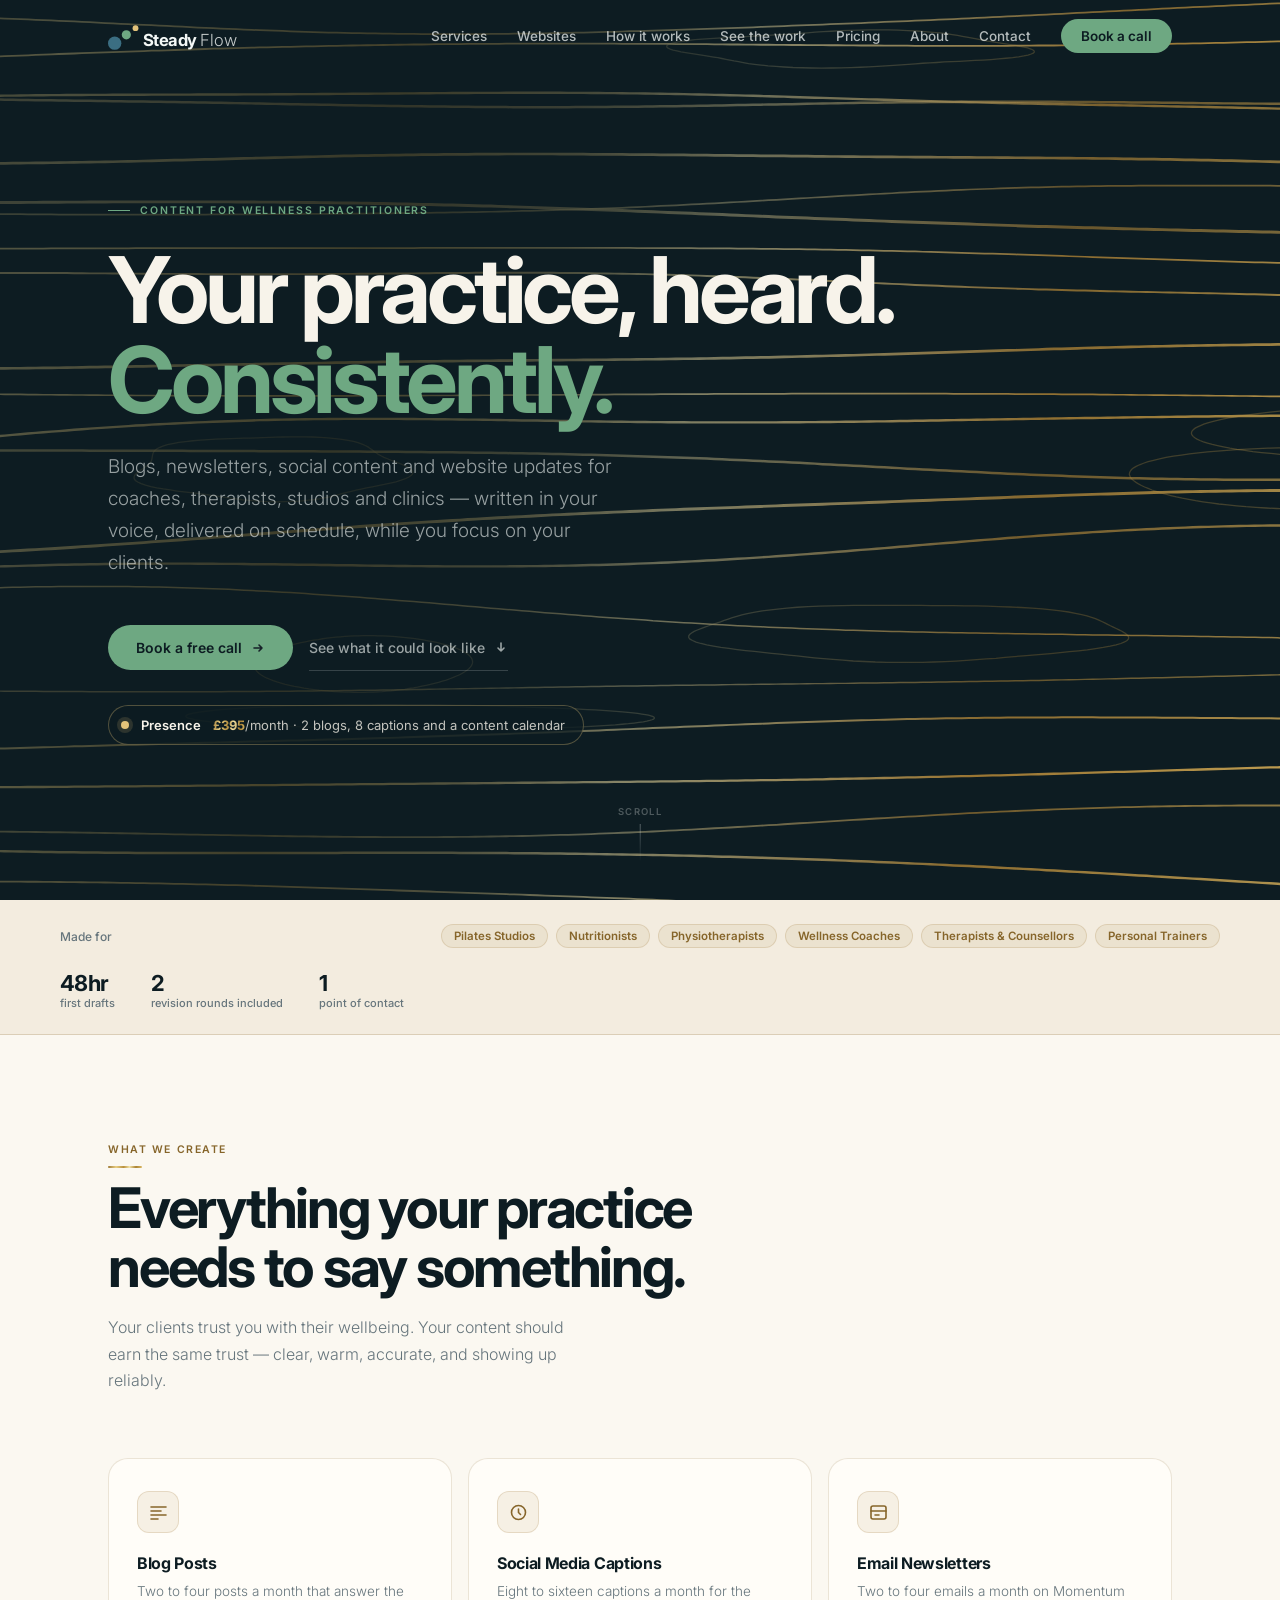
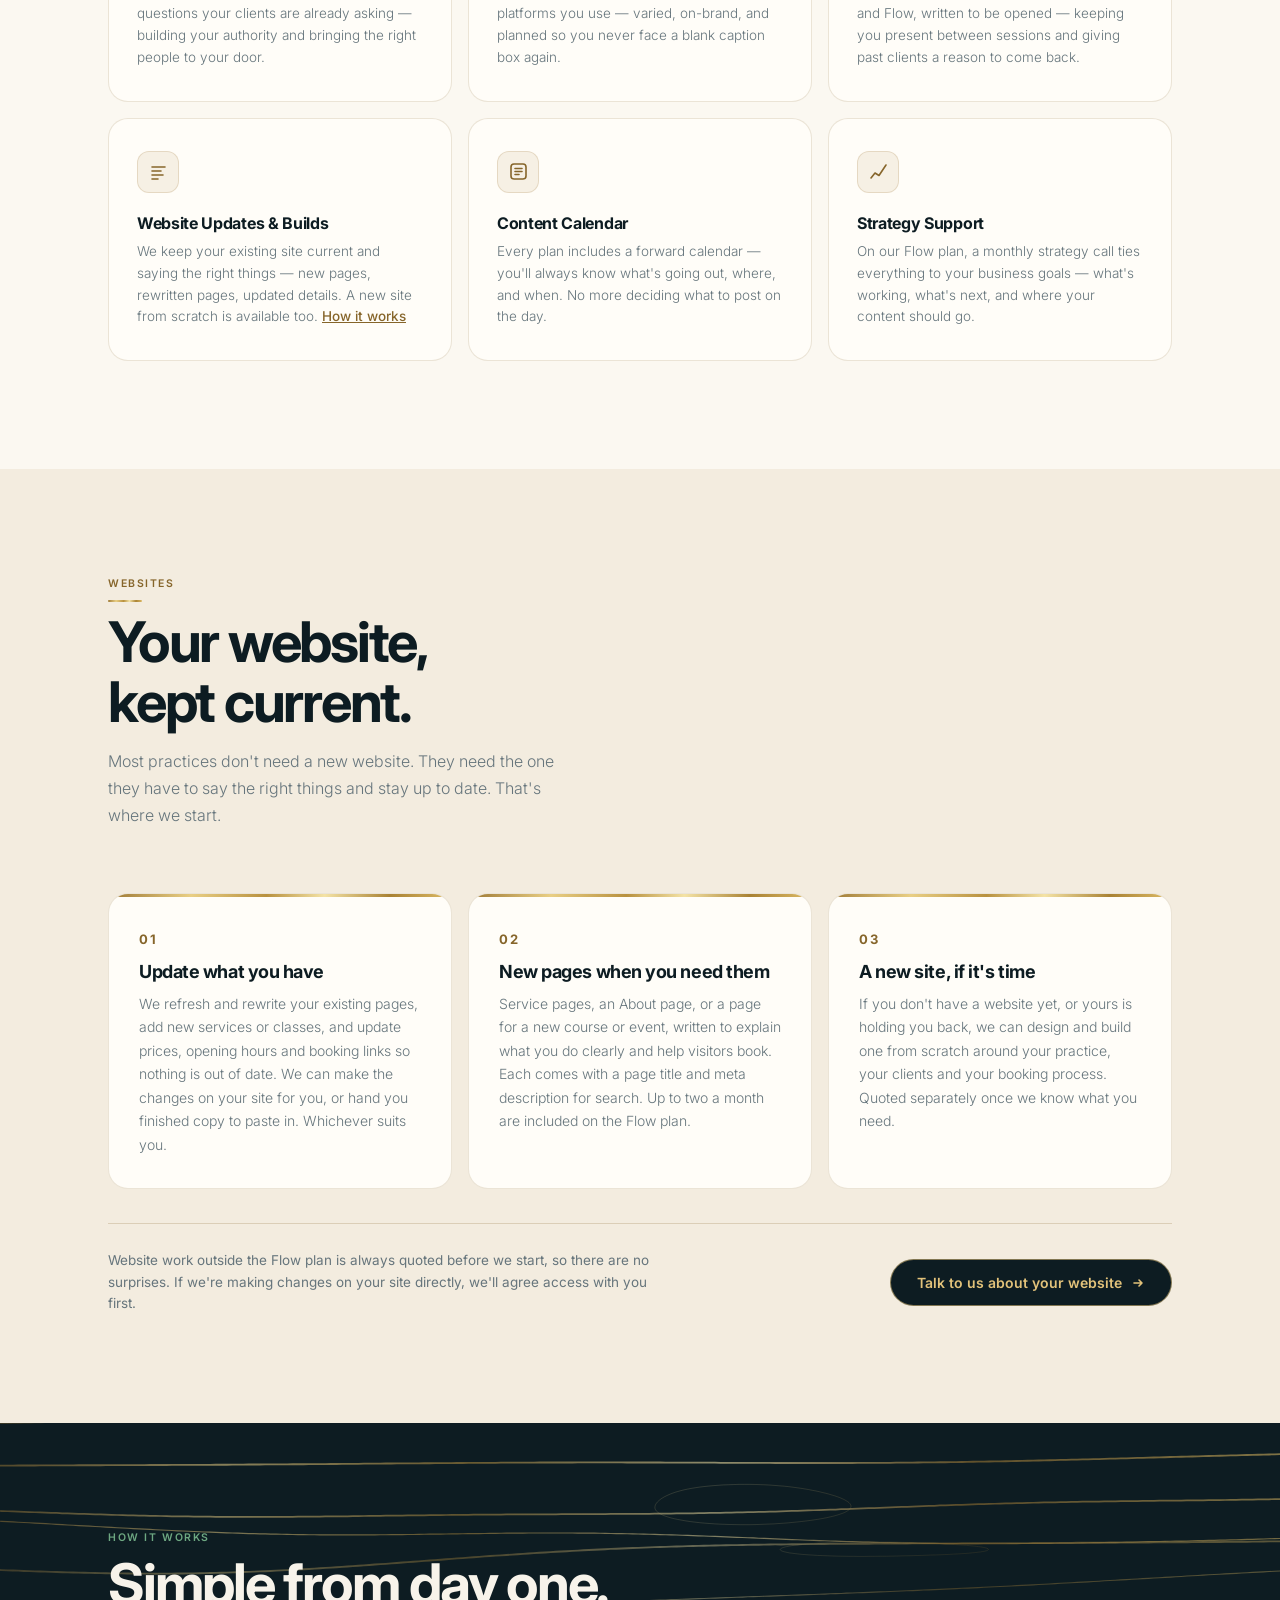
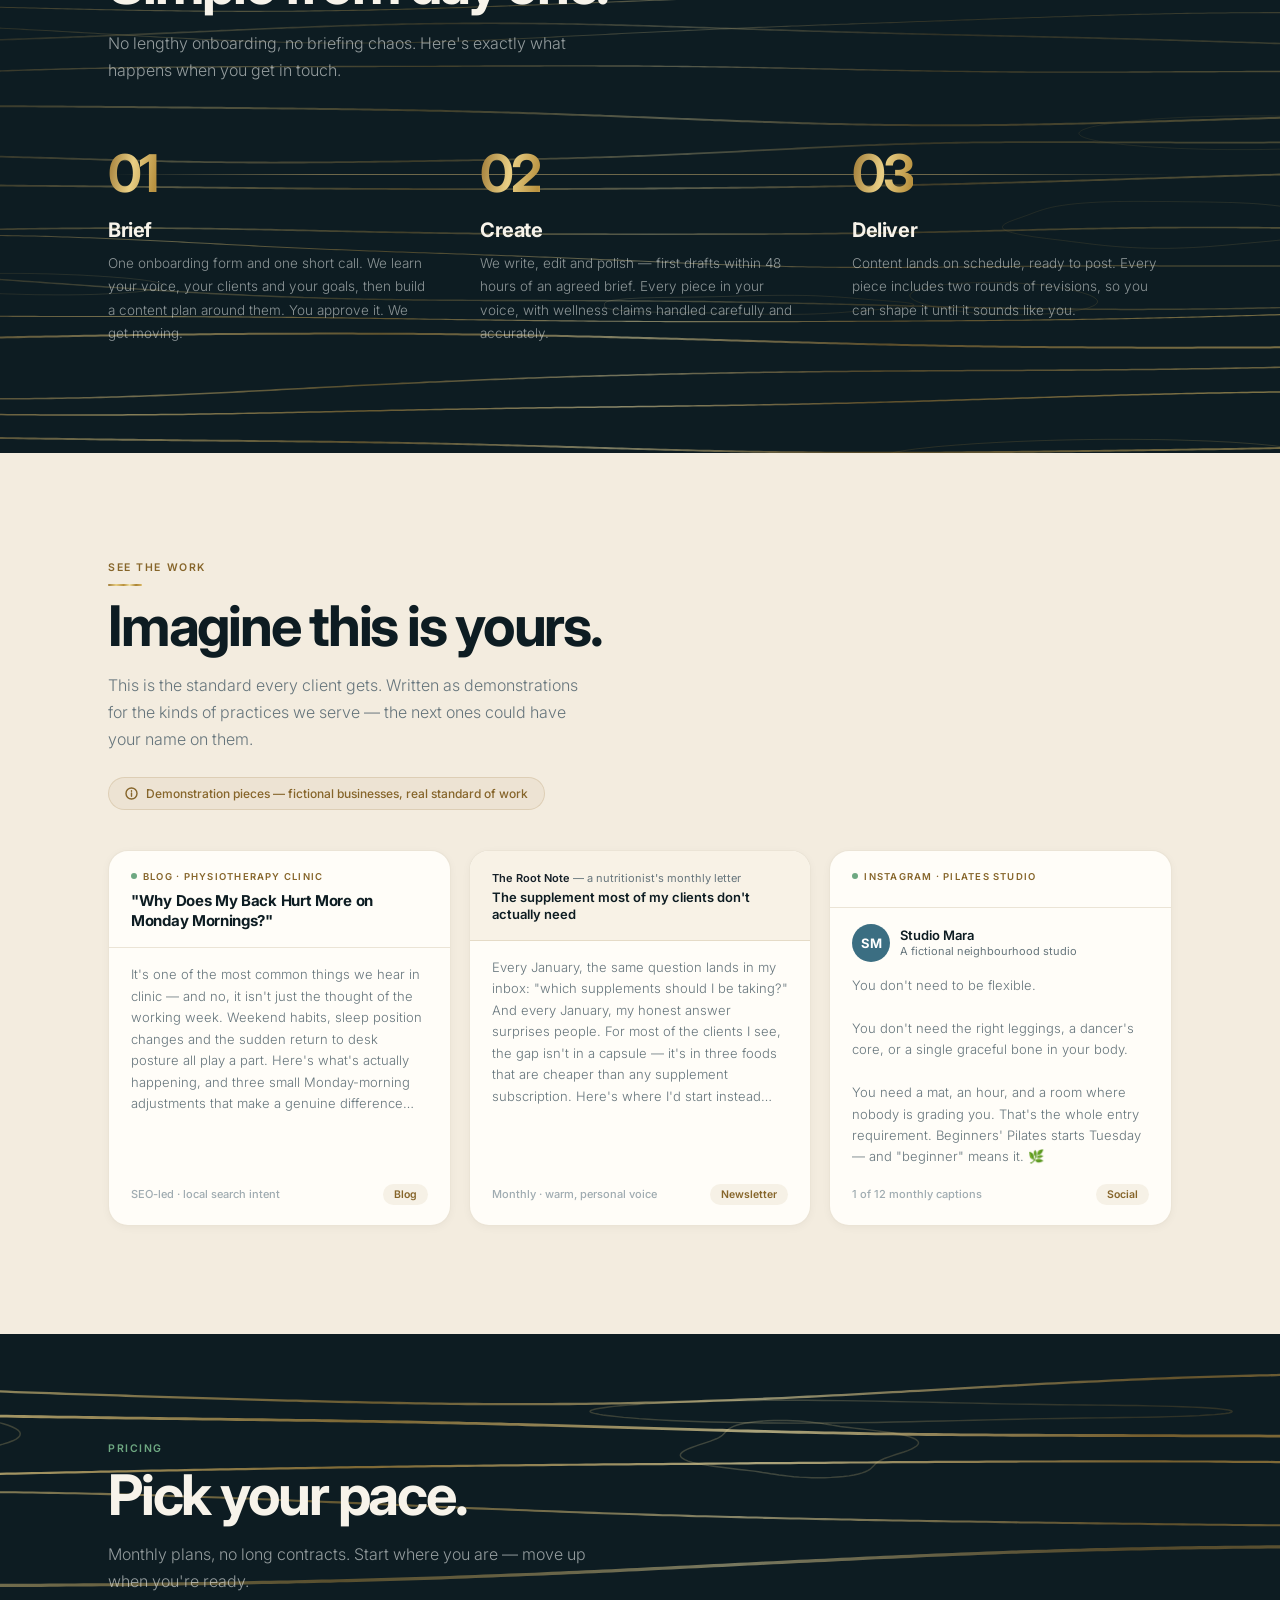
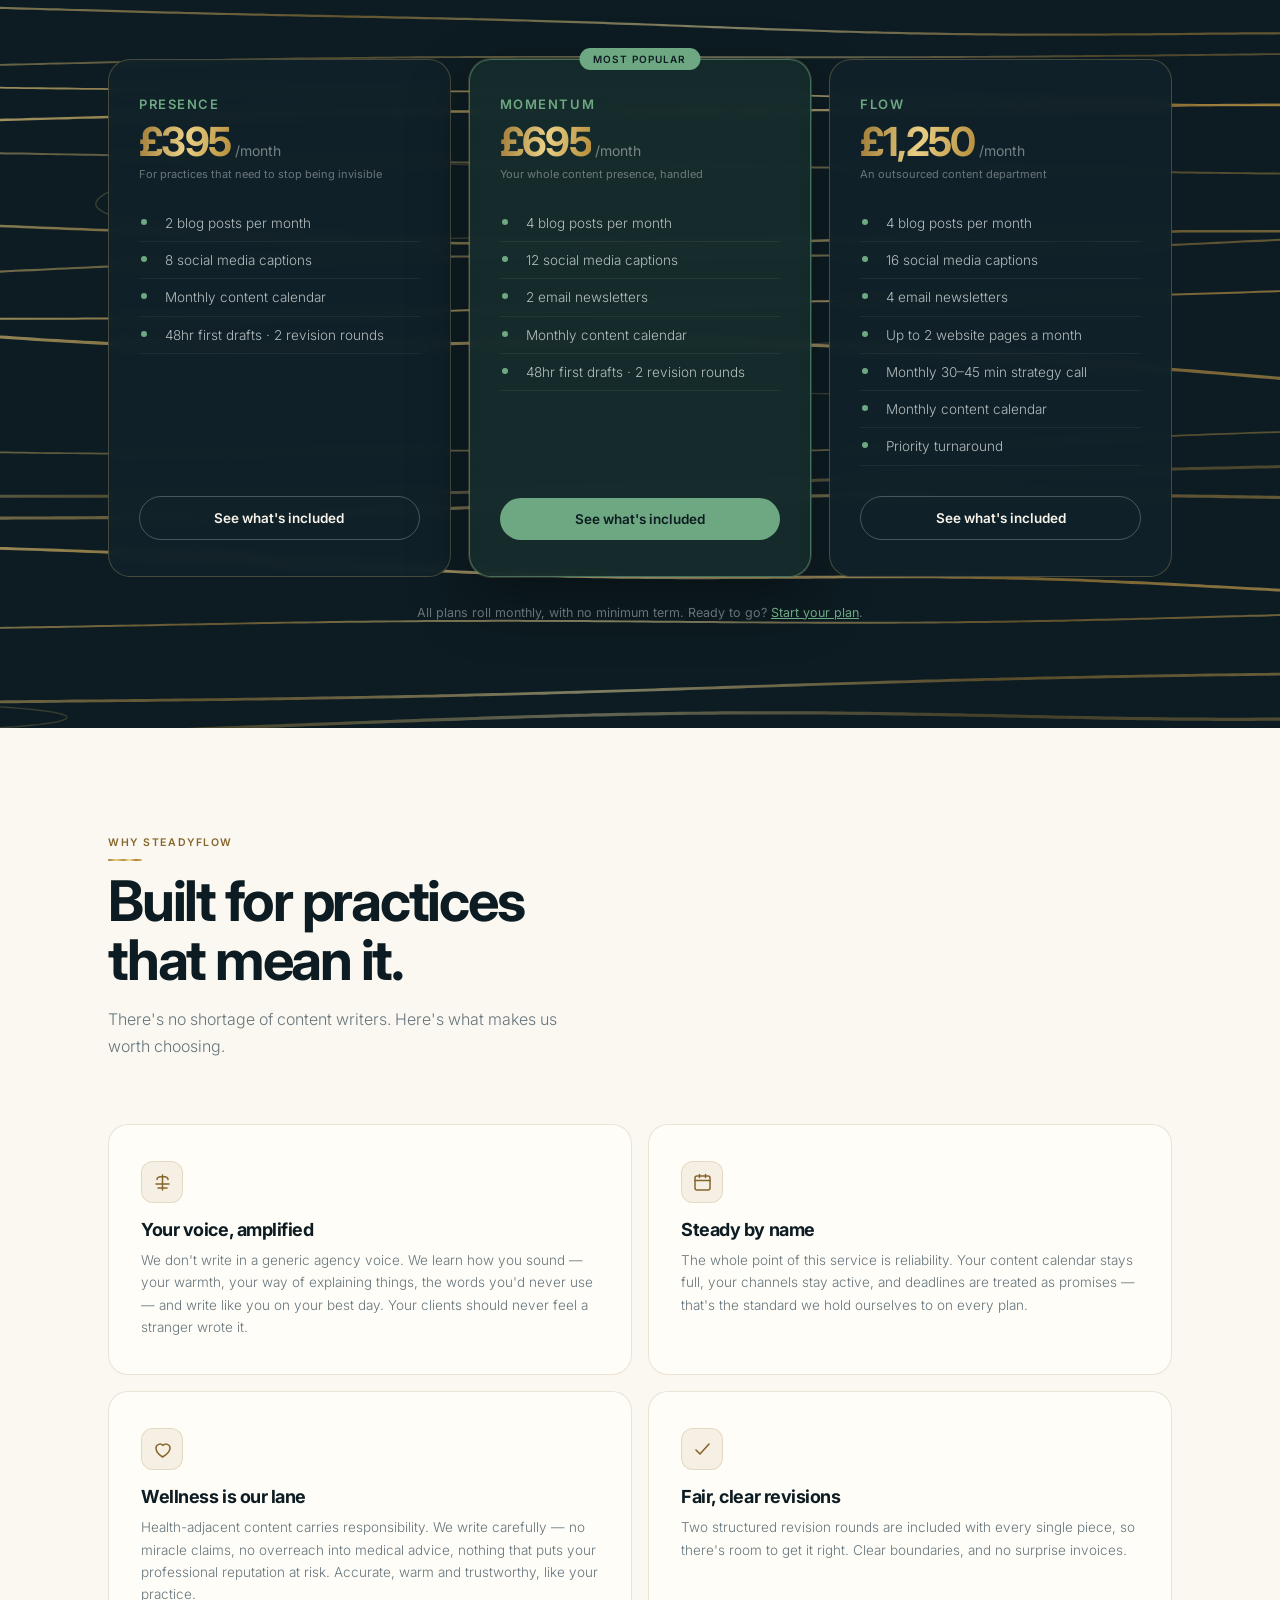
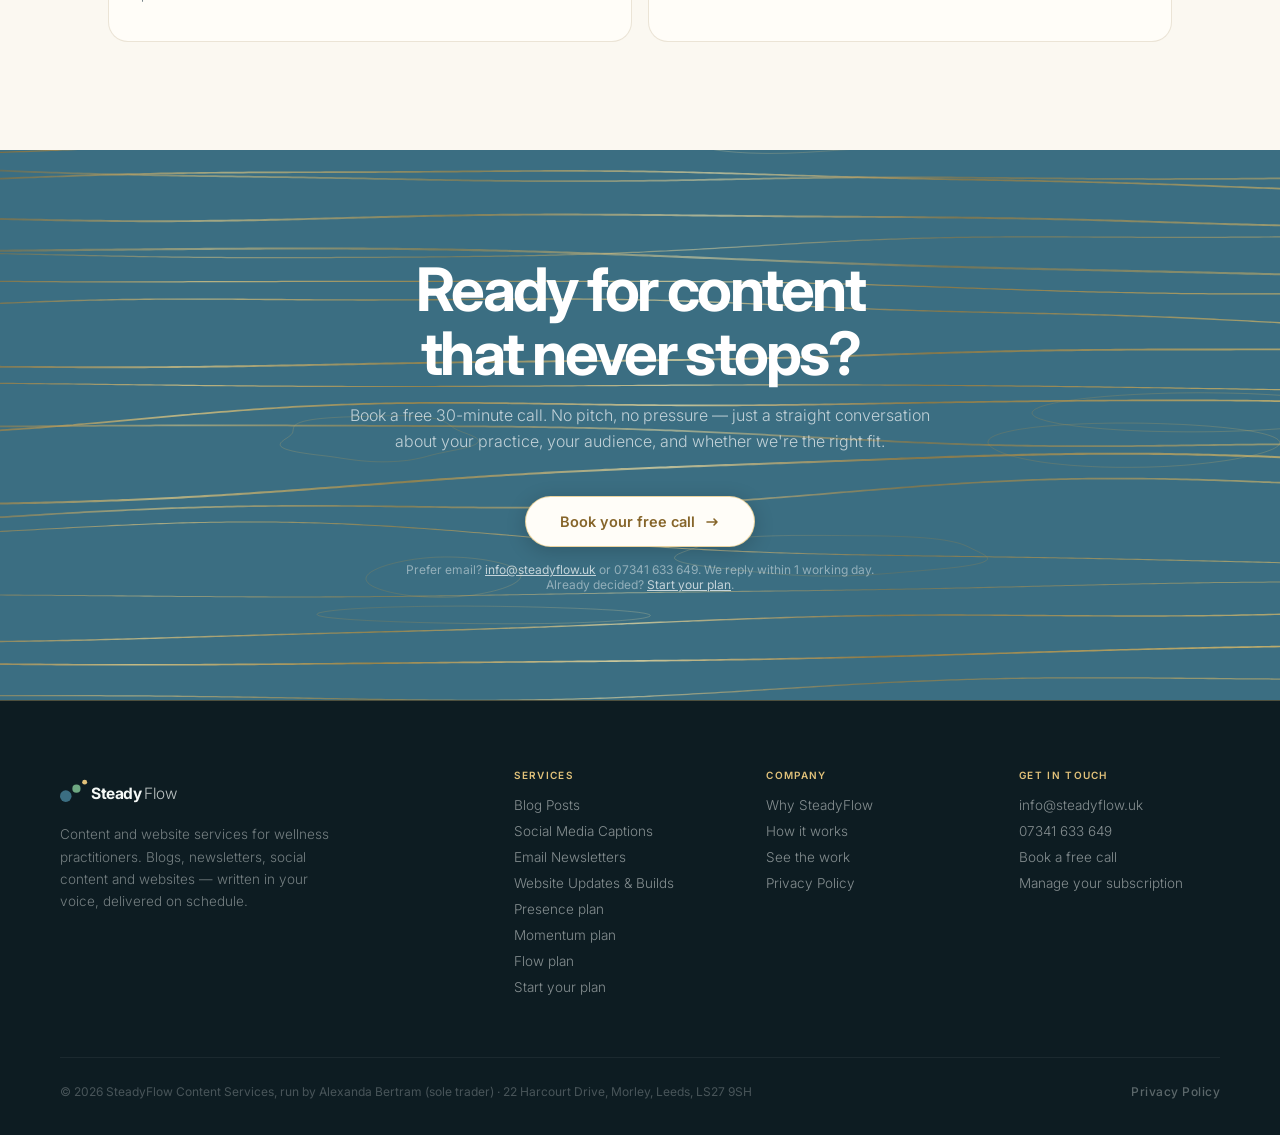
<file: index.html>
<!DOCTYPE html>
<html lang="en">
<head>
<meta charset="UTF-8">
<meta name="viewport" content="width=device-width, initial-scale=1.0">
<link rel="icon" href="favicon.ico" sizes="48x48">
<link rel="icon" href="favicon.svg" type="image/svg+xml">
<link rel="apple-touch-icon" href="apple-touch-icon.png">
<link rel="manifest" href="site.webmanifest">
<meta name="theme-color" content="#0D1C22">
<meta name="description" content="SteadyFlow — content and website services for UK wellness practitioners. Blogs, newsletters, social content and website updates for coaches, therapists, studios and clinics. Consistent, on-brand, delivered.">
<title>SteadyFlow — Content for Wellness Practitioners</title>
<meta property="og:type" content="website">
<meta property="og:site_name" content="SteadyFlow">
<meta property="og:title" content="SteadyFlow — Content for Wellness Practitioners">
<meta property="og:description" content="SteadyFlow — content and website services for UK wellness practitioners. Blogs, newsletters, social content and website updates for coaches, therapists, studios and clinics. Consistent, on-brand, delivered.">
<meta property="og:url" content="https://steadyflow.uk/">
<meta property="og:image" content="https://steadyflow.uk/og-image.png">
<meta name="twitter:card" content="summary_large_image">
<link rel="canonical" href="https://steadyflow.uk/">
<link rel="preconnect" href="https://fonts.googleapis.com">
<link rel="preconnect" href="https://fonts.gstatic.com" crossorigin>
<link href="https://fonts.googleapis.com/css2?family=Inter:wght@300;400;500;600;700&display=swap" rel="stylesheet">
<style>
*, *::before, *::after { margin:0; padding:0; box-sizing:border-box; }
html { scroll-behavior:smooth; }
body {
  font-family:'Inter',-apple-system,BlinkMacSystemFont,sans-serif;
  background:var(--paper); color:#162028; overflow-x:hidden;
  -webkit-font-smoothing:antialiased;
}
:root {
  --dark:#0D1C22; --primary:#3B6E82; --accent:#6EA882;
  --light:#F7F3EA; --cream:#F3ECDF; --ink:#162028; --muted:#66757C;
  --paper:#FBF8F1; --card:#FFFDF8;
  --gold:#E2C27A; --gold-deep:#86652A;
  --bullion:linear-gradient(100deg,#9C7733 0%,#E9CF85 24%,#B8913F 46%,#F4E3A6 63%,#A98234 82%,#DDBB66 100%);
  --bullion-deep:linear-gradient(100deg,#6E5220 0%,#A7833A 30%,#7A5B24 55%,#B8944A 78%,#6E5220 100%);
  --border:rgba(134,101,42,0.16);
}
.bullion { background:var(--bullion); -webkit-background-clip:text; background-clip:text; color:transparent; }
.wrap { max-width:1160px; margin:0 auto; padding:0 48px; }
@media(max-width:680px){ .wrap { padding:0 24px; } }

.topo { position:absolute; inset:0; width:100%; height:100%; pointer-events:none; overflow:hidden; }
.topo--drift { animation:topoDrift 60s ease-in-out infinite alternate; }
/* Gold contours stay bold on the open side and soften behind the text */
.topo--soft-left { -webkit-mask-image:linear-gradient(100deg, rgba(0,0,0,.38) 0%, rgba(0,0,0,.38) 42%, #000 78%); mask-image:linear-gradient(100deg, rgba(0,0,0,.38) 0%, rgba(0,0,0,.38) 42%, #000 78%); }
.topo--soft { -webkit-mask-image:linear-gradient(180deg, #000 0%, rgba(0,0,0,.55) 45%, #000 100%); mask-image:linear-gradient(180deg, #000 0%, rgba(0,0,0,.55) 45%, #000 100%); }
@keyframes topoDrift { from { transform:translate(0,0); } to { transform:translate(-60px,-30px); } }

.r { opacity:0; transform:translateY(30px); transition:opacity .7s ease, transform .7s ease; }
.r.in { opacity:1; transform:none; }
.r.d1{transition-delay:.08s}.r.d2{transition-delay:.16s}.r.d3{transition-delay:.24s}.r.d4{transition-delay:.32s}
@media(prefers-reduced-motion:reduce){ .r{opacity:1;transform:none;transition:none} .topo--drift{animation:none} .rot > *{transition:none;filter:none} .r.in .shine{animation:none} }

/* NAV */
#nav { position:fixed; top:0; left:0; right:0; z-index:200; transition:background .35s, box-shadow .35s; }
#nav.solid { background:rgba(13,28,34,.94); backdrop-filter:blur(14px); -webkit-backdrop-filter:blur(14px); box-shadow:0 1px 0 rgba(226,194,122,.28); }
.nav-inner { max-width:1160px; margin:0 auto; padding:0 48px; display:flex; align-items:center; justify-content:space-between; height:70px; }
.nav-links { display:flex; align-items:center; gap:30px; list-style:none; }
.nav-links a { font-size:13.5px; font-weight:500; color:rgba(244,248,246,.72); text-decoration:none; transition:color .18s; }
.nav-links a:hover { color:#F4F8F6; }
.nav-cta { background:var(--accent); color:var(--dark)!important; padding:9px 20px; border-radius:100px; font-weight:600!important; transition:background .18s, transform .18s!important; }
.nav-cta:hover { background:#7ec896!important; transform:translateY(-1px); }

/* HERO */
#hero { position:relative; min-height:100vh; background:var(--dark); display:flex; align-items:center; overflow:hidden; }
.hero-body { position:relative; z-index:2; padding:140px 48px 100px; max-width:1160px; margin:0 auto; width:100%; }
.hero-tag { display:inline-flex; align-items:center; gap:10px; font-size:10.5px; font-weight:600; letter-spacing:.18em; text-transform:uppercase; color:var(--accent); margin-bottom:28px; opacity:0; animation:fadeUp .6s ease .15s both; }
.hero-tag::before { content:''; width:22px; height:1px; background:var(--accent); }
.hero-h1 { font-size:clamp(48px,8vw,92px); font-weight:700; letter-spacing:-.045em; line-height:.98; color:var(--light); margin-bottom:26px; opacity:0; animation:fadeUp .7s ease .4s both; max-width:860px; }
.hero-h1 span { color:var(--accent); }
/* Rotating lines: every phrase sits in the same grid cell, so the layout never jumps */
.rot { display:inline-grid; vertical-align:top; }
.rot > * { grid-area:1/1; opacity:0; transform:translateY(.28em); filter:blur(6px); transition:opacity .9s cubic-bezier(.2,.7,.2,1), transform .9s cubic-bezier(.2,.7,.2,1), filter .9s ease; pointer-events:none; }
.rot > .on { opacity:1; transform:none; filter:none; pointer-events:auto; }
.rot > .off { opacity:0; transform:translateY(-.22em); filter:blur(6px); }
.sr-only { position:absolute; width:1px; height:1px; overflow:hidden; clip:rect(0 0 0 0); white-space:nowrap; }
/* Plan carousel under the hero buttons */
.hero-plans { margin-top:34px; opacity:0; animation:fadeUp .7s ease 1.1s both; }
.hero-plans .rot { display:grid; grid-template-columns:minmax(0,1fr); }
.plan-pill { display:inline-flex; align-items:center; gap:12px; width:max-content; max-width:100%; padding:10px 18px 10px 12px; border-radius:22px; line-height:1.4; text-decoration:none; background:rgba(13,28,34,.72); border:1px solid rgba(226,194,122,.32); -webkit-backdrop-filter:blur(8px); backdrop-filter:blur(8px); font-size:13px; color:rgba(247,243,234,.78); }
.plan-pill b { font-weight:600; color:var(--light); }
.plan-pill i { font-style:normal; font-weight:700; background:var(--bullion); -webkit-background-clip:text; background-clip:text; color:transparent; }
.plan-pill .gem { width:8px; height:8px; border-radius:50%; background:var(--gold); box-shadow:0 0 0 4px rgba(226,194,122,.15); flex-shrink:0; }
.plan-pill:hover { border-color:rgba(226,194,122,.65); color:var(--light); }
/* A slow light passing over the gold figures as they come into view */
@keyframes goldSweep { from { background-position:100% 0; } to { background-position:0 0; } }
.shine { background-size:220% 100% !important; background-position:100% 0; }
.r.in .shine, .r.in.shine { animation:goldSweep 2.6s cubic-bezier(.3,.6,.2,1) .25s both; }
.hero-p { font-size:clamp(16px,1.8vw,19px); font-weight:300; color:rgba(244,248,246,.60); line-height:1.68; max-width:520px; margin-bottom:46px; opacity:0; animation:fadeUp .7s ease .65s both; }
.hero-btns { display:flex; gap:16px; align-items:center; flex-wrap:wrap; opacity:0; animation:fadeUp .7s ease .88s both; }
.btn-sage { display:inline-flex; align-items:center; gap:9px; background:var(--accent); color:var(--dark); font-size:14px; font-weight:600; padding:14px 28px; border-radius:100px; text-decoration:none; transition:background .18s, transform .18s, box-shadow .18s; }
.btn-sage:hover { background:#7ec896; transform:translateY(-2px); box-shadow:0 8px 24px rgba(110,168,130,.3); }
.btn-ghost { display:inline-flex; align-items:center; gap:9px; font-size:14px; font-weight:500; color:rgba(244,248,246,.62); text-decoration:none; padding:14px 0; border-bottom:1px solid rgba(244,248,246,.18); transition:color .18s, border-color .18s; }
.btn-ghost:hover { color:var(--light); border-color:rgba(244,248,246,.55); }
.scroll-cue { position:absolute; bottom:38px; left:50%; transform:translateX(-50%); z-index:2; display:flex; flex-direction:column; align-items:center; gap:7px; opacity:0; animation:fadeIn .8s ease 1.6s both; }
.scroll-cue span { font-size:9.5px; font-weight:600; letter-spacing:.15em; text-transform:uppercase; color:rgba(244,248,246,.28); }
.scroll-line { width:1px; height:38px; background:linear-gradient(to bottom, rgba(244,248,246,.32), transparent); animation:lineAnim 2.2s ease-in-out 1.6s infinite; }
@keyframes lineAnim { 0%{transform:scaleY(0);transform-origin:top;opacity:1} 48%{transform:scaleY(1);transform-origin:top;opacity:1} 49%{transform:scaleY(1);transform-origin:bottom} 100%{transform:scaleY(0);transform-origin:bottom;opacity:.3} }

/* STRIP */
#strip { background:var(--cream); border-bottom:1px solid rgba(134,101,42,.22); padding:24px 48px; }
.strip-inner { max-width:1160px; margin:0 auto; display:flex; align-items:center; justify-content:space-between; gap:24px; flex-wrap:wrap; }
.strip-label { font-size:12px; font-weight:500; color:var(--muted); white-space:nowrap; }
.chips { display:flex; gap:8px; flex-wrap:wrap; }
.chip { font-size:11.5px; font-weight:600; color:var(--gold-deep); background:rgba(169,134,75,.10); border:1px solid rgba(169,134,75,.22); padding:4px 12px; border-radius:100px; }
.strip-stats { display:flex; gap:36px; }
.stat-n { display:block; font-size:22px; font-weight:700; color:var(--dark); letter-spacing:-.03em; line-height:1; }
.stat-l { font-size:11px; font-weight:500; color:var(--muted); margin-top:2px; }

/* SECTION CHROME */
.sec { padding:108px 48px; }
.sec--dark { background:var(--dark); position:relative; overflow:hidden; }
.sec--cream { background:var(--cream); }
.sec--white { background:var(--paper); }
.sec--primary { background:var(--primary); position:relative; overflow:hidden; }
.sec--dark > .wrap, .sec--primary > .wrap { position:relative; z-index:2; }
.sec-kicker { font-size:10.5px; font-weight:600; letter-spacing:.15em; text-transform:uppercase; margin-bottom:11px; }
.kicker--teal { color:var(--gold-deep); } .kicker--sage { color:var(--accent); }
.kicker--teal::after { content:''; display:block; width:34px; height:2px; margin-top:10px; background:var(--bullion); border-radius:2px; }
.sec-h2 { font-size:clamp(34px,4.8vw,56px); font-weight:700; letter-spacing:-.04em; line-height:1.06; margin-bottom:16px; }
.h2--dark { color:var(--dark); } .h2--light { color:var(--light); }
.sec-sub { font-size:16px; font-weight:300; line-height:1.68; max-width:480px; margin-bottom:64px; }
.sub--mid { color:var(--muted); } .sub--light { color:rgba(244,248,246,.58); }

/* SERVICES */
.services-grid { display:grid; grid-template-columns:repeat(3,1fr); gap:16px; }
.svc { background:var(--card); border-radius:20px; padding:32px 28px; border:1px solid var(--border); transition:transform .25s, box-shadow .25s; }
.svc:hover { transform:translateY(-5px); box-shadow:0 18px 44px rgba(13,28,34,.10); }
.svc-icon { width:42px; height:42px; border-radius:12px; background:rgba(169,134,75,.11); border:1px solid rgba(169,134,75,.22); display:flex; align-items:center; justify-content:center; margin-bottom:20px; }
.svc-title { font-size:16px; font-weight:700; color:var(--dark); letter-spacing:-.02em; margin-bottom:8px; }
.svc-desc { font-size:13.5px; font-weight:300; color:var(--muted); line-height:1.62; }

/* WEBSITES */
.web-grid { display:grid; grid-template-columns:repeat(3,1fr); gap:16px; }
.web { position:relative; background:var(--card); border:1px solid var(--border); border-radius:20px; padding:34px 30px 32px; overflow:hidden; }
.web::before { content:''; position:absolute; left:0; right:0; top:0; height:3px; background:var(--bullion); }
.web-n { display:inline-block; font-size:13px; font-weight:700; letter-spacing:.12em; color:var(--gold-deep); margin-bottom:14px; }
.web-t { font-size:18px; font-weight:700; color:var(--dark); letter-spacing:-.025em; margin-bottom:10px; }
.web-d { font-size:14px; font-weight:300; color:var(--muted); line-height:1.68; }
.web-foot { display:flex; align-items:center; justify-content:space-between; gap:24px; flex-wrap:wrap; margin-top:34px; padding-top:26px; border-top:1px solid rgba(134,101,42,.22); }
.web-foot p { font-size:13.5px; color:var(--muted); max-width:560px; line-height:1.6; }
.btn-gold { display:inline-flex; align-items:center; gap:9px; background:var(--dark); color:var(--gold); font-size:14px; font-weight:600; padding:14px 26px; border-radius:100px; text-decoration:none; border:1px solid rgba(226,194,122,.55); transition:transform .18s, box-shadow .18s; }
.btn-gold:hover { transform:translateY(-2px); box-shadow:0 10px 26px rgba(13,28,34,.22); }

/* PROCESS */
.process-grid { display:grid; grid-template-columns:repeat(3,1fr); gap:52px; position:relative; z-index:2; }
.process-grid::before { content:''; position:absolute; top:26px; left:0; right:0; height:1px; background:linear-gradient(to right, transparent, rgba(226,194,122,.45) 20%, rgba(226,194,122,.45) 80%, transparent); z-index:-1; }
.step-n { font-size:52px; font-weight:700; letter-spacing:-.05em; line-height:1; margin-bottom:18px; display:inline-block; background:var(--bullion); -webkit-background-clip:text; background-clip:text; color:transparent; }
.step-t { font-size:20px; font-weight:700; color:var(--light); letter-spacing:-.02em; margin-bottom:10px; }
.step-d { font-size:13.5px; font-weight:300; color:rgba(244,248,246,.55); line-height:1.72; }

/* SHOWCASE */
.show-note {
  display:inline-flex; align-items:center; gap:8px;
  font-size:12px; font-weight:500; color:var(--gold-deep);
  background:rgba(169,134,75,.08); border:1px solid rgba(169,134,75,.22);
  padding:8px 16px; border-radius:100px; margin-bottom:40px;
}
.samples-grid { display:grid; grid-template-columns:repeat(3,1fr); gap:18px; }
.sample { background:var(--card); border-radius:20px; overflow:hidden; border:1px solid var(--border); box-shadow:0 2px 8px rgba(13,28,34,.04); transition:transform .25s, box-shadow .25s; display:flex; flex-direction:column; }
.sample:hover { transform:translateY(-5px); box-shadow:0 18px 44px rgba(13,28,34,.12); }
.sample-head { padding:20px 22px 16px; border-bottom:1px solid var(--border); }
.sample-type { display:flex; align-items:center; gap:6px; font-size:9.5px; font-weight:600; letter-spacing:.13em; text-transform:uppercase; color:var(--gold-deep); margin-bottom:9px; }
.tdot { width:6px; height:6px; border-radius:50%; background:var(--accent); flex-shrink:0; }
.sample-title { font-size:15px; font-weight:700; color:var(--dark); letter-spacing:-.02em; line-height:1.35; }
.sample-body { padding:16px 22px 20px; display:flex; flex-direction:column; flex:1; }
.sample-ex { font-size:13px; font-weight:300; color:var(--muted); line-height:1.65; margin-bottom:16px; flex:1; }
.sample-foot { display:flex; align-items:center; justify-content:space-between; font-size:11px; }
.s-meta { font-weight:500; color:rgba(107,128,138,.65); }
.s-badge { font-size:10.5px; font-weight:600; color:var(--gold-deep); background:rgba(169,134,75,.10); padding:4px 11px; border-radius:100px; }
.sample-head--email { background:#F8F2E6; }
.email-from { font-size:11px; color:var(--muted); margin-bottom:4px; }
.email-from strong { color:var(--ink); font-weight:600; }
.email-subj { font-size:13px; font-weight:600; color:var(--dark); line-height:1.35; }
.ig-handle { display:flex; align-items:center; gap:10px; margin-bottom:13px; }
.ig-avatar { width:38px; height:38px; border-radius:50%; background:var(--primary); display:flex; align-items:center; justify-content:center; font-size:13px; font-weight:700; color:#fff; flex-shrink:0; }
.ig-name { font-size:13px; font-weight:600; color:var(--dark); line-height:1.2; }
.ig-loc { font-size:11px; font-weight:400; color:var(--muted); }

/* PRICING */
.price-grid { display:grid; grid-template-columns:repeat(3,1fr); gap:18px; align-items:stretch; position:relative; z-index:2; }
.plan { background:rgba(16,34,41,.88); -webkit-backdrop-filter:blur(6px); backdrop-filter:blur(6px); border:1px solid rgba(226,194,122,.26); border-radius:22px; padding:36px 30px; display:flex; flex-direction:column; position:relative; }
.plan--hot { background:rgba(22,44,44,.92); border-color:rgba(110,168,130,.55); box-shadow:0 0 0 1px rgba(226,194,122,.18), 0 24px 60px rgba(0,0,0,.35); }
.plan-flag { position:absolute; top:-12px; left:50%; transform:translateX(-50%); font-size:10px; font-weight:600; letter-spacing:.1em; text-transform:uppercase; background:var(--accent); color:var(--dark); padding:5px 14px; border-radius:100px; white-space:nowrap; }
.plan-name { font-size:13px; font-weight:600; letter-spacing:.12em; text-transform:uppercase; color:var(--accent); margin-bottom:10px; }
.plan-price { font-size:40px; font-weight:700; letter-spacing:-.04em; line-height:1; }
.plan-price b { font-weight:700; background:var(--bullion); -webkit-background-clip:text; background-clip:text; color:transparent; }
.plan-price small { font-size:14px; font-weight:400; color:rgba(244,248,246,.45); letter-spacing:0; }
.plan-from { font-size:11px; color:rgba(244,248,246,.40); margin-top:5px; margin-bottom:24px; }
.plan-list { list-style:none; margin-bottom:30px; flex:1; }
.plan-list li { font-size:13.5px; font-weight:300; color:rgba(244,248,246,.72); line-height:1.5; padding:8px 0 8px 26px; position:relative; border-bottom:1px solid rgba(244,248,246,.06); }
.plan-list li::before { content:''; position:absolute; left:2px; top:14px; width:6px; height:6px; border-radius:50%; background:var(--accent); }
.plan-btn { display:block; text-align:center; font-size:13.5px; font-weight:600; padding:13px; border-radius:100px; text-decoration:none; transition:transform .18s, background .18s; }
.btn-plan-ghost { color:var(--light); border:1px solid rgba(244,248,246,.25); }
.btn-plan-ghost:hover { border-color:rgba(244,248,246,.6); transform:translateY(-1px); }
.btn-plan-solid { background:var(--accent); color:var(--dark); }
.btn-plan-solid:hover { background:#7ec896; transform:translateY(-1px); }
.price-note { position:relative; z-index:2; text-align:center; margin-top:28px; font-size:12.5px; color:rgba(244,248,246,.40); }

/* WHY */
.why-grid { display:grid; grid-template-columns:repeat(2,1fr); gap:16px; }
.why { background:var(--card); border-radius:20px; padding:36px 32px; border:1px solid var(--border); }
.why-ico { width:42px; height:42px; border-radius:12px; background:rgba(169,134,75,.11); border:1px solid rgba(169,134,75,.22); display:flex; align-items:center; justify-content:center; margin-bottom:16px; }
.why-t { font-size:18px; font-weight:700; color:var(--dark); letter-spacing:-.025em; margin-bottom:9px; }
.why-d { font-size:13.5px; font-weight:300; color:var(--muted); line-height:1.65; }

/* CTA */
.cta-body { position:relative; z-index:2; text-align:center; max-width:620px; margin:0 auto; }
.cta-h2 { font-size:clamp(36px,5.5vw,60px); font-weight:700; letter-spacing:-.045em; line-height:1.06; color:#fff; margin-bottom:16px; }
.cta-p { font-size:16px; font-weight:300; color:rgba(255,255,255,.68); line-height:1.65; margin-bottom:42px; }
.btn-white { display:inline-flex; align-items:center; gap:9px; background:var(--card); color:var(--gold-deep); border:1px solid rgba(226,194,122,.7); font-size:14.5px; font-weight:600; padding:16px 34px; border-radius:100px; text-decoration:none; box-shadow:0 4px 20px rgba(0,0,0,.18); transition:transform .18s, box-shadow .18s; }
.btn-white:hover { transform:translateY(-2px); box-shadow:0 8px 28px rgba(0,0,0,.22); }
.cta-note { margin-top:15px; font-size:12px; color:rgba(255,255,255,.45); }
.cta-note a { color:rgba(255,255,255,.7); }

/* FOOTER */
footer { background:var(--dark); padding:68px 48px 36px; border-top:1px solid rgba(226,194,122,.30); }
.foot-top { max-width:1160px; margin:0 auto; display:grid; grid-template-columns:2fr 1fr 1fr 1fr; gap:52px; margin-bottom:52px; }
.foot-brand p { font-size:13.5px; font-weight:300; color:rgba(244,248,246,.45); line-height:1.65; margin-top:14px; max-width:270px; }
.foot-col h4 { font-size:10px; font-weight:600; letter-spacing:.13em; text-transform:uppercase; color:var(--gold); margin-bottom:16px; }
.foot-col a, .foot-col span { display:block; font-size:13.5px; font-weight:300; color:rgba(244,248,246,.52); text-decoration:none; margin-bottom:10px; transition:color .18s; }
.foot-col a:hover { color:var(--light); }
.foot-bottom { max-width:1160px; margin:0 auto; display:flex; align-items:center; justify-content:space-between; flex-wrap:wrap; gap:12px; padding-top:26px; border-top:1px solid rgba(244,248,246,.06); }
.foot-copy { font-size:12px; color:rgba(244,248,246,.26); }
.foot-links { display:flex; gap:20px; }
.foot-links a { font-size:12px; font-weight:500; letter-spacing:.04em; color:rgba(244,248,246,.34); text-decoration:none; transition:color .18s; }
.foot-links a:hover { color:rgba(244,248,246,.72); }

@keyframes fadeUp { from{opacity:0;transform:translateY(22px)} to{opacity:1;transform:none} }
@keyframes fadeIn { from{opacity:0} to{opacity:1} }

@media(max-width:920px) {
  .services-grid,.samples-grid,.process-grid,.price-grid,.web-grid { grid-template-columns:1fr; }
  .why-grid { grid-template-columns:1fr; }
  .foot-top { grid-template-columns:1fr 1fr; gap:36px; }
  .process-grid::before { display:none; }
  .strip-inner { flex-direction:column; align-items:flex-start; }
  .plan--hot { order:-1; }
}
@media(max-width:1020px) {
  .nav-links li:nth-child(n+4):not(:last-child) { display:none; }
}
@media(max-width:700px) {
  .topo--soft-left { -webkit-mask-image:linear-gradient(180deg, #000 0%, rgba(0,0,0,.42) 22%, rgba(0,0,0,.42) 78%, #000 100%); mask-image:linear-gradient(180deg, #000 0%, rgba(0,0,0,.42) 22%, rgba(0,0,0,.42) 78%, #000 100%); }
}
@media(max-width:600px) {
  .sec { padding:80px 24px; }
  #strip { padding:20px 24px; }
  .hero-body { padding:120px 24px 80px; }
  .nav-inner { padding:0 24px; }
  .foot-top { grid-template-columns:1fr; gap:28px; }
  footer { padding:52px 24px 30px; }
  .foot-bottom { flex-direction:column; align-items:flex-start; }
  .nav-links { gap:18px; }
  .nav-links li:not(:last-child) { display:none; }
  .scroll-cue { display:none; }
  .plan-pill { font-size:12.5px; align-items:flex-start; }
  .plan-pill .gem { margin-top:5px; }
}
</style>
<script type="application/ld+json">
{
  "@context": "https://schema.org",
  "@type": "Organization",
  "name": "SteadyFlow",
  "alternateName": "SteadyFlow Content Services",
  "url": "https://steadyflow.uk/",
  "logo": "https://steadyflow.uk/logo.png",
  "image": "https://steadyflow.uk/og-image.png",
  "description": "Content and website services for UK wellness practitioners: blogs, newsletters, social media captions and website updates.",
  "email": "info@steadyflow.uk",
  "telephone": "+447341633649",
  "founder": { "@type": "Person", "name": "Alexanda Bertram" },
  "areaServed": "GB",
  "sameAs": ["https://www.instagram.com/steadyflowuk/"]
}
</script>
<script type="application/ld+json">
{ "@context": "https://schema.org", "@type": "WebSite", "name": "SteadyFlow", "alternateName": "SteadyFlow Content Services", "url": "https://steadyflow.uk/" }
</script>
</head>
<body>

<nav id="nav">
  <div class="nav-inner">
    <a href="#hero" aria-label="SteadyFlow home">
      <svg viewBox="0 0 192 46" width="160" xmlns="http://www.w3.org/2000/svg">
        <circle cx="8" cy="35" r="8" fill="#3B6E82"/>
        <circle cx="22" cy="25" r="5.5" fill="#6EA882"/>
        <circle cx="33" cy="17" r="3.5" fill="#E2C27A"/>
        <text x="42" y="38" font-family="Inter,-apple-system,sans-serif" font-size="20" fill="#F4F8F6"><tspan font-weight="700" letter-spacing="-0.03em">Steady</tspan><tspan font-weight="300" dx="4" opacity=".8">Flow</tspan></text>
      </svg>
    </a>
    <ul class="nav-links">
      <li><a href="#services">Services</a></li>
      <li><a href="#websites">Websites</a></li>
      <li><a href="#process">How it works</a></li>
      <li><a href="#showcase">See the work</a></li>
      <li><a href="#pricing">Pricing</a></li>
      <li><a href="#about">About</a></li>
      <li><a href="#contact">Contact</a></li>
      <li><a href="#cta" class="nav-cta" data-link="booking">Book a call</a></li>
    </ul>
  </div>
</nav>

<section id="hero">
  <svg class="topo topo--drift topo--soft-left" id="topo-hero" xmlns="http://www.w3.org/2000/svg" preserveAspectRatio="xMidYMid slice"></svg>
  <div class="hero-body">
    <p class="hero-tag">Content for Wellness Practitioners</p>
    <h1 class="hero-h1">Your practice, heard.<br><span class="sr-only">Consistently.</span><span class="rot" data-rotate="3600" aria-hidden="true">
      <span class="on">Consistently.</span>
      <span>In your voice.</span>
      <span>Every month.</span>
      <span>Done properly.</span>
    </span></h1>
    <p class="hero-p">Blogs, newsletters, social content and website updates for coaches, therapists, studios and clinics — written in your voice, delivered on schedule, while you focus on your clients.</p>
    <div class="hero-btns">
      <a href="#cta" class="btn-sage" data-link="booking">
        Book a free call
        <svg width="14" height="14" viewBox="0 0 14 14" fill="none"><path d="M3 7h8M8 4l3 3-3 3" stroke="#162028" stroke-width="1.6" stroke-linecap="round" stroke-linejoin="round"/></svg>
      </a>
      <a href="#showcase" class="btn-ghost">
        See what it could look like
        <svg width="14" height="14" viewBox="0 0 14 14" fill="none"><path d="M7 3v8M4 8l3 3 3-3" stroke="currentColor" stroke-width="1.6" stroke-linecap="round" stroke-linejoin="round"/></svg>
      </a>
    </div>
    <div class="hero-plans" aria-label="Plans at a glance">
      <div class="rot" data-rotate="4200" data-offset="1800">
        <a class="plan-pill on" href="presence.html"><span class="gem"></span><b>Presence</b><span><i>£395</i>/month · 2 blogs, 8 captions and a content calendar</span></a>
        <a class="plan-pill" href="momentum.html"><span class="gem"></span><b>Momentum</b><span><i>£695</i>/month · adds email newsletters · most popular</span></a>
        <a class="plan-pill" href="flow.html"><span class="gem"></span><b>Flow</b><span><i>£1,250</i>/month · website pages and a monthly strategy call</span></a>
        <a class="plan-pill" href="#websites"><span class="gem"></span><b>Websites</b><span>Updates to the site you have, or a new one built</span></a>
      </div>
    </div>
  </div>
  <div class="scroll-cue"><span>Scroll</span><div class="scroll-line"></div></div>
</section>

<div id="strip">
  <div class="strip-inner">
    <span class="strip-label">Made for</span>
    <div class="chips">
      <span class="chip">Pilates Studios</span>
      <span class="chip">Nutritionists</span>
      <span class="chip">Physiotherapists</span>
      <span class="chip">Wellness Coaches</span>
      <span class="chip">Therapists &amp; Counsellors</span>
      <span class="chip">Personal Trainers</span>
    </div>
    <div class="strip-stats">
      <div><span class="stat-n">48hr</span><div class="stat-l">first drafts</div></div>
      <div><span class="stat-n">2</span><div class="stat-l">revision rounds included</div></div>
      <div><span class="stat-n">1</span><div class="stat-l">point of contact</div></div>
    </div>
  </div>
</div>

<section id="services" class="sec sec--white">
  <div class="wrap">
    <div class="r">
      <p class="sec-kicker kicker--teal">What we create</p>
      <h2 class="sec-h2 h2--dark">Everything your practice<br>needs to say something.</h2>
      <p class="sec-sub sub--mid">Your clients trust you with their wellbeing. Your content should earn the same trust — clear, warm, accurate, and showing up reliably.</p>
    </div>
    <div class="services-grid">
      <div class="svc r d1">
        <div class="svc-icon"><svg width="19" height="19" viewBox="0 0 19 19" fill="none"><path d="M2 4h15M2 8h10M2 12h15M2 16h7" stroke="#86652A" stroke-width="1.6" stroke-linecap="round"/></svg></div>
        <h3 class="svc-title">Blog Posts</h3>
        <p class="svc-desc">Two to four posts a month that answer the questions your clients are already asking — building your authority and bringing the right people to your door.</p>
      </div>
      <div class="svc r d2">
        <div class="svc-icon"><svg width="19" height="19" viewBox="0 0 19 19" fill="none"><circle cx="9.5" cy="9.5" r="7" stroke="#86652A" stroke-width="1.6"/><path d="M9.5 6v3.5l2 2" stroke="#86652A" stroke-width="1.6" stroke-linecap="round"/></svg></div>
        <h3 class="svc-title">Social Media Captions</h3>
        <p class="svc-desc">Eight to sixteen captions a month for the platforms you use — varied, on-brand, and planned so you never face a blank caption box again.</p>
      </div>
      <div class="svc r d3">
        <div class="svc-icon"><svg width="19" height="19" viewBox="0 0 19 19" fill="none"><rect x="2" y="3" width="15" height="13" rx="2" stroke="#86652A" stroke-width="1.6"/><path d="M2 8h15M6 12h4" stroke="#86652A" stroke-width="1.6" stroke-linecap="round"/></svg></div>
        <h3 class="svc-title">Email Newsletters</h3>
        <p class="svc-desc">Two to four emails a month on Momentum and Flow, written to be opened — keeping you present between sessions and giving past clients a reason to come back.</p>
      </div>
      <div class="svc r d1">
        <div class="svc-icon"><svg width="19" height="19" viewBox="0 0 19 19" fill="none"><path d="M3 5h13M3 9h9M3 13h11M3 17h6" stroke="#86652A" stroke-width="1.6" stroke-linecap="round"/></svg></div>
        <h3 class="svc-title">Website Updates &amp; Builds</h3>
        <p class="svc-desc">We keep your existing site current and saying the right things — new pages, rewritten pages, updated details. A new site from scratch is available too. <a href="#websites" style="color:var(--gold-deep);font-weight:500">How it works</a></p>
      </div>
      <div class="svc r d2">
        <div class="svc-icon"><svg width="19" height="19" viewBox="0 0 19 19" fill="none"><rect x="2" y="2" width="15" height="15" rx="3" stroke="#86652A" stroke-width="1.6"/><path d="M6 9.5h7M6 6.5h7M6 12.5h4" stroke="#86652A" stroke-width="1.6" stroke-linecap="round"/></svg></div>
        <h3 class="svc-title">Content Calendar</h3>
        <p class="svc-desc">Every plan includes a forward calendar — you'll always know what's going out, where, and when. No more deciding what to post on the day.</p>
      </div>
      <div class="svc r d3">
        <div class="svc-icon"><svg width="19" height="19" viewBox="0 0 19 19" fill="none"><path d="M2 16l4-5 4 2.5L17 3" stroke="#86652A" stroke-width="1.6" stroke-linecap="round" stroke-linejoin="round"/></svg></div>
        <h3 class="svc-title">Strategy Support</h3>
        <p class="svc-desc">On our Flow plan, a monthly strategy call ties everything to your business goals — what's working, what's next, and where your content should go.</p>
      </div>
    </div>
  </div>
</section>

<section id="websites" class="sec sec--cream">
  <div class="wrap">
    <div class="r">
      <p class="sec-kicker kicker--teal">Websites</p>
      <h2 class="sec-h2 h2--dark">Your website,<br>kept current.</h2>
      <p class="sec-sub sub--mid">Most practices don't need a new website. They need the one they have to say the right things and stay up to date. That's where we start.</p>
    </div>
    <div class="web-grid">
      <div class="web r d1">
        <span class="web-n">01</span>
        <h3 class="web-t">Update what you have</h3>
        <p class="web-d">We refresh and rewrite your existing pages, add new services or classes, and update prices, opening hours and booking links so nothing is out of date. We can make the changes on your site for you, or hand you finished copy to paste in. Whichever suits you.</p>
      </div>
      <div class="web r d2">
        <span class="web-n">02</span>
        <h3 class="web-t">New pages when you need them</h3>
        <p class="web-d">Service pages, an About page, or a page for a new course or event, written to explain what you do clearly and help visitors book. Each comes with a page title and meta description for search. Up to two a month are included on the Flow plan.</p>
      </div>
      <div class="web r d3">
        <span class="web-n">03</span>
        <h3 class="web-t">A new site, if it's time</h3>
        <p class="web-d">If you don't have a website yet, or yours is holding you back, we can design and build one from scratch around your practice, your clients and your booking process. Quoted separately once we know what you need.</p>
      </div>
    </div>
    <div class="web-foot r">
      <p>Website work outside the Flow plan is always quoted before we start, so there are no surprises. If we're making changes on your site directly, we'll agree access with you first.</p>
      <a href="#cta" class="btn-gold" data-link="booking">Talk to us about your website
        <svg width="14" height="14" viewBox="0 0 14 14" fill="none"><path d="M3 7h8M8 4l3 3-3 3" stroke="currentColor" stroke-width="1.6" stroke-linecap="round" stroke-linejoin="round"/></svg></a>
    </div>
  </div>
</section>

<section id="process" class="sec sec--dark">
  <svg class="topo topo--soft" id="topo-process" xmlns="http://www.w3.org/2000/svg" preserveAspectRatio="xMidYMid slice"></svg>
  <div class="wrap">
    <div class="r">
      <p class="sec-kicker kicker--sage">How it works</p>
      <h2 class="sec-h2 h2--light">Simple from day one.</h2>
      <p class="sec-sub sub--light">No lengthy onboarding, no briefing chaos. Here's exactly what happens when you get in touch.</p>
    </div>
    <div class="process-grid">
      <div class="r d1">
        <div class="step-n shine">01</div>
        <h3 class="step-t">Brief</h3>
        <p class="step-d">One onboarding form and one short call. We learn your voice, your clients and your goals, then build a content plan around them. You approve it. We get moving.</p>
      </div>
      <div class="r d2">
        <div class="step-n shine">02</div>
        <h3 class="step-t">Create</h3>
        <p class="step-d">We write, edit and polish — first drafts within 48 hours of an agreed brief. Every piece in your voice, with wellness claims handled carefully and accurately.</p>
      </div>
      <div class="r d3">
        <div class="step-n shine">03</div>
        <h3 class="step-t">Deliver</h3>
        <p class="step-d">Content lands on schedule, ready to post. Every piece includes two rounds of revisions, so you can shape it until it sounds like you.</p>
      </div>
    </div>
  </div>
</section>

<section id="showcase" class="sec sec--cream">
  <div class="wrap">
    <div class="r">
      <p class="sec-kicker kicker--teal">See the work</p>
      <h2 class="sec-h2 h2--dark">Imagine this is yours.</h2>
      <p class="sec-sub sub--mid" style="margin-bottom:24px;">This is the standard every client gets. Written as demonstrations for the kinds of practices we serve — the next ones could have your name on them.</p>
      <div class="show-note">
        <svg width="13" height="13" viewBox="0 0 13 13" fill="none"><circle cx="6.5" cy="6.5" r="5.5" stroke="#86652A" stroke-width="1.4"/><path d="M6.5 6v3.2M6.5 3.8v.4" stroke="#86652A" stroke-width="1.4" stroke-linecap="round"/></svg>
        Demonstration pieces — fictional businesses, real standard of work
      </div>
    </div>
    <div class="samples-grid">

      <div class="sample r d1">
        <div class="sample-head">
          <div class="sample-type"><span class="tdot"></span>Blog · Physiotherapy clinic</div>
          <h4 class="sample-title">"Why Does My Back Hurt More on Monday Mornings?"</h4>
        </div>
        <div class="sample-body">
          <p class="sample-ex">It's one of the most common things we hear in clinic — and no, it isn't just the thought of the working week. Weekend habits, sleep position changes and the sudden return to desk posture all play a part. Here's what's actually happening, and three small Monday-morning adjustments that make a genuine difference…</p>
          <div class="sample-foot">
            <span class="s-meta">SEO-led · local search intent</span>
            <span class="s-badge">Blog</span>
          </div>
        </div>
      </div>

      <div class="sample r d2">
        <div class="sample-head sample-head--email">
          <div class="email-from"><strong>The Root Note</strong> — a nutritionist's monthly letter</div>
          <div class="email-subj">The supplement most of my clients don't actually need</div>
        </div>
        <div class="sample-body">
          <p class="sample-ex">Every January, the same question lands in my inbox: "which supplements should I be taking?" And every January, my honest answer surprises people. For most of the clients I see, the gap isn't in a capsule — it's in three foods that are cheaper than any supplement subscription. Here's where I'd start instead…</p>
          <div class="sample-foot">
            <span class="s-meta">Monthly · warm, personal voice</span>
            <span class="s-badge">Newsletter</span>
          </div>
        </div>
      </div>

      <div class="sample r d3">
        <div class="sample-head">
          <div class="sample-type"><span class="tdot"></span>Instagram · Pilates studio</div>
        </div>
        <div class="sample-body">
          <div class="ig-handle">
            <div class="ig-avatar">SM</div>
            <div>
              <div class="ig-name">Studio Mara</div>
              <div class="ig-loc">A fictional neighbourhood studio</div>
            </div>
          </div>
          <p class="sample-ex">You don't need to be flexible.<br><br>You don't need the right leggings, a dancer's core, or a single graceful bone in your body.<br><br>You need a mat, an hour, and a room where nobody is grading you. That's the whole entry requirement. Beginners' Pilates starts Tuesday — and "beginner" means it. 🌿</p>
          <div class="sample-foot">
            <span class="s-meta">1 of 12 monthly captions</span>
            <span class="s-badge">Social</span>
          </div>
        </div>
      </div>

    </div>
  </div>
</section>

<section id="pricing" class="sec sec--dark">
  <svg class="topo" id="topo-pricing" xmlns="http://www.w3.org/2000/svg" preserveAspectRatio="xMidYMid slice"></svg>
  <div class="wrap">
    <div class="r">
      <p class="sec-kicker kicker--sage">Pricing</p>
      <h2 class="sec-h2 h2--light">Pick your pace.</h2>
      <p class="sec-sub sub--light">Monthly plans, no long contracts. Start where you are — move up when you're ready.</p>
    </div>
    <div class="price-grid">

      <div class="plan r d1">
        <div class="plan-name">Presence</div>
        <div class="plan-price"><b class="shine">£395</b><small> /month</small></div>
        <div class="plan-from">For practices that need to stop being invisible</div>
        <ul class="plan-list">
          <li>2 blog posts per month</li>
          <li>8 social media captions</li>
          <li>Monthly content calendar</li>
          <li>48hr first drafts · 2 revision rounds</li>
        </ul>
        <a href="presence.html" class="plan-btn btn-plan-ghost">See what's included</a>
      </div>

      <div class="plan plan--hot r d2">
        <div class="plan-flag">Most popular</div>
        <div class="plan-name">Momentum</div>
        <div class="plan-price"><b class="shine">£695</b><small> /month</small></div>
        <div class="plan-from">Your whole content presence, handled</div>
        <ul class="plan-list">
          <li>4 blog posts per month</li>
          <li>12 social media captions</li>
          <li>2 email newsletters</li>
          <li>Monthly content calendar</li>
          <li>48hr first drafts · 2 revision rounds</li>
        </ul>
        <a href="momentum.html" class="plan-btn btn-plan-solid">See what's included</a>
      </div>

      <div class="plan r d3">
        <div class="plan-name">Flow</div>
        <div class="plan-price"><b class="shine">£1,250</b><small> /month</small></div>
        <div class="plan-from">An outsourced content department</div>
        <ul class="plan-list">
          <li>4 blog posts per month</li>
          <li>16 social media captions</li>
          <li>4 email newsletters</li>
          <li>Up to 2 website pages a month</li>
          <li>Monthly 30–45 min strategy call</li>
          <li>Monthly content calendar</li>
          <li>Priority turnaround</li>
        </ul>
        <a href="flow.html" class="plan-btn btn-plan-ghost">See what's included</a>
      </div>

    </div>
    <p class="price-note">All plans roll monthly, with no minimum term. Ready to go? <a href="start.html" style="color:#6EA882">Start your plan</a>.</p>
  </div>
</section>

<section id="about" class="sec sec--white">
  <div class="wrap">
    <div class="r">
      <p class="sec-kicker kicker--teal">Why SteadyFlow</p>
      <h2 class="sec-h2 h2--dark">Built for practices<br>that mean it.</h2>
      <p class="sec-sub sub--mid">There's no shortage of content writers. Here's what makes us worth choosing.</p>
    </div>
    <div class="why-grid">
      <div class="why r d1">
        <div class="why-ico"><svg width="19" height="19" viewBox="0 0 19 19" fill="none"><path d="M9.5 2v15M4 6.5c0-2 2.5-3 5.5-3s5.5 1 5.5 3M3 11h13M5 15h9" stroke="#86652A" stroke-width="1.5" stroke-linecap="round"/></svg></div>
        <h3 class="why-t">Your voice, amplified</h3>
        <p class="why-d">We don't write in a generic agency voice. We learn how you sound — your warmth, your way of explaining things, the words you'd never use — and write like you on your best day. Your clients should never feel a stranger wrote it.</p>
      </div>
      <div class="why r d2">
        <div class="why-ico"><svg width="19" height="19" viewBox="0 0 19 19" fill="none"><rect x="2" y="3" width="15" height="14" rx="2" stroke="#86652A" stroke-width="1.5"/><path d="M2 7.5h15M6.5 1.5v3M12.5 1.5v3" stroke="#86652A" stroke-width="1.5" stroke-linecap="round"/></svg></div>
        <h3 class="why-t">Steady by name</h3>
        <p class="why-d">The whole point of this service is reliability. Your content calendar stays full, your channels stay active, and deadlines are treated as promises — that's the standard we hold ourselves to on every plan.</p>
      </div>
      <div class="why r d3">
        <div class="why-ico"><svg width="19" height="19" viewBox="0 0 19 19" fill="none"><path d="M9.5 17s-6.5-4-6.5-9a4 4 0 017-2.5A4 4 0 0117 8c0 5-7.5 9-7.5 9z" stroke="#86652A" stroke-width="1.5" stroke-linejoin="round"/></svg></div>
        <h3 class="why-t">Wellness is our lane</h3>
        <p class="why-d">Health-adjacent content carries responsibility. We write carefully — no miracle claims, no overreach into medical advice, nothing that puts your professional reputation at risk. Accurate, warm and trustworthy, like your practice.</p>
      </div>
      <div class="why r d4">
        <div class="why-ico"><svg width="19" height="19" viewBox="0 0 19 19" fill="none"><path d="M3 10l4 4 9-10" stroke="#86652A" stroke-width="1.6" stroke-linecap="round" stroke-linejoin="round"/></svg></div>
        <h3 class="why-t">Fair, clear revisions</h3>
        <p class="why-d">Two structured revision rounds are included with every single piece, so there's room to get it right. Clear boundaries, and no surprise invoices.</p>
      </div>
    </div>
  </div>
</section>

<section id="cta" class="sec sec--primary">
  <svg class="topo" id="topo-cta" xmlns="http://www.w3.org/2000/svg" preserveAspectRatio="xMidYMid slice"></svg>
  <div class="cta-body r">
    <h2 class="cta-h2">Ready for content<br>that never stops?</h2>
    <p class="cta-p">Book a free 30-minute call. No pitch, no pressure — just a straight conversation about your practice, your audience, and whether we're the right fit.</p>
    <a href="mailto:info@steadyflow.uk?subject=Free%20call%20enquiry" class="btn-white" data-link="booking">
      Book your free call
      <svg width="16" height="16" viewBox="0 0 16 16" fill="none"><path d="M3 8h10M10 5l3 3-3 3" stroke="#86652A" stroke-width="1.6" stroke-linecap="round" stroke-linejoin="round"/></svg>
    </a>
    <p class="cta-note">Prefer email? <a href="mailto:info@steadyflow.uk">info@steadyflow.uk</a> or 07341 633 649. We reply within 1 working day.<br>Already decided? <a href="start.html">Start your plan</a>.</p>
  </div>
</section>

<footer id="contact">
  <div class="foot-top">
    <div class="foot-brand">
      <svg viewBox="0 0 180 44" width="148" xmlns="http://www.w3.org/2000/svg">
        <circle cx="7" cy="33" r="7" fill="#3B6E82"/>
        <circle cx="20" cy="24" r="5" fill="#6EA882"/>
        <circle cx="30" cy="16" r="3" fill="#E2C27A"/>
        <text x="38" y="36" font-family="Inter,-apple-system,sans-serif" font-size="19" fill="#F4F8F6"><tspan font-weight="700" letter-spacing="-0.03em">Steady</tspan><tspan font-weight="300" dx="3" opacity=".75">Flow</tspan></text>
      </svg>
      <p>Content and website services for wellness practitioners. Blogs, newsletters, social content and websites — written in your voice, delivered on schedule.</p>
    </div>
    <div class="foot-col">
      <h4>Services</h4>
      <a href="#services">Blog Posts</a>
      <a href="#services">Social Media Captions</a>
      <a href="#services">Email Newsletters</a>
      <a href="#websites">Website Updates &amp; Builds</a>
      <a href="presence.html">Presence plan</a>
      <a href="momentum.html">Momentum plan</a>
      <a href="flow.html">Flow plan</a>
      <a href="start.html">Start your plan</a>
    </div>
    <div class="foot-col">
      <h4>Company</h4>
      <a href="#about">Why SteadyFlow</a>
      <a href="#process">How it works</a>
      <a href="#showcase">See the work</a>
      <a href="privacy.html">Privacy Policy</a>
    </div>
    <div class="foot-col">
      <h4>Get in touch</h4>
      <a href="mailto:info@steadyflow.uk">info@steadyflow.uk</a>
      <a href="tel:+447341633649">07341 633 649</a>
      <a href="#cta" data-link="booking">Book a free call</a>
      <a href="mailto:info@steadyflow.uk?subject=Managing%20my%20subscription" data-link="portal">Manage your subscription</a>
    </div>
  </div>
  <div class="foot-bottom">
    <span class="foot-copy">© 2026 SteadyFlow Content Services, run by Alexanda Bertram (sole trader) · 22 Harcourt Drive, Morley, Leeds, LS27 9SH</span>
    <div class="foot-links">
      <a href="privacy.html">Privacy Policy</a>
    </div>
  </div>
</footer>

<script>
(function () {
  function prng(seed) {
    let s = (seed >>> 0) || 1;
    return function () {
      s ^= s << 13; s >>>= 0; s ^= s >>> 17; s ^= s << 5; s >>>= 0;
      return s / 0xFFFFFFFF;
    };
  }
  // Gold "bullion" stroke: a metallic gradient running across the whole drawing
  function goldStroke(el, id) {
    const NS = 'http://www.w3.org/2000/svg';
    const defs = document.createElementNS(NS, 'defs');
    const g = document.createElementNS(NS, 'linearGradient');
    g.setAttribute('id', id); g.setAttribute('gradientUnits', 'userSpaceOnUse');
    g.setAttribute('x1', '0'); g.setAttribute('y1', '0'); g.setAttribute('x2', '1400'); g.setAttribute('y2', '260');
    [['0','#8A6A2F'],['.18','#E9CF85'],['.36','#B08A3C'],['.55','#F4E3A6'],['.74','#A47C34'],['1','#DDBB66']].forEach(function (st) {
      const s = document.createElementNS(NS, 'stop'); s.setAttribute('offset', st[0]); s.setAttribute('stop-color', st[1]); g.appendChild(s);
    });
    defs.appendChild(g); el.appendChild(defs);
    return 'url(#' + id + ')';
  }
  function buildTopo(el, color, opacity, seed) {
    if (!el) return;
    const W = 1400, H = 700;
    el.setAttribute('viewBox', '0 0 ' + W + ' ' + H);
    const bold = color === 'gold';
    if (bold) color = goldStroke(el, 'gold-' + el.id);
    const r = prng(seed);
    let y = -20;
    while (y < H + 20) {
      const f1 = .0009 + r() * .0015, f2 = .0025 + r() * .0038, f3 = .007 + r() * .005;
      const a1 = 8 + r() * 16, a2 = a1 * (.2 + r() * .2), a3 = a1 * .07;
      const p1 = r()*6.28, p2 = r()*6.28, p3 = r()*6.28;
      const sw = bold ? (1.1 + r() * 1.2) : (.45 + r() * .72), op = opacity * (.5 + r() * .5);
      const pts = [];
      for (let x = -10; x <= W + 10; x += 6) {
        const dy = Math.sin(x*f1+p1)*a1 + Math.sin(x*f2+p2)*a2 + Math.sin(x*f3+p3)*a3;
        pts.push(x + ',' + (y + dy).toFixed(1));
      }
      const ln = document.createElementNS('http://www.w3.org/2000/svg', 'polyline');
      ln.setAttribute('points', pts.join(' '));
      ln.setAttribute('stroke', color);
      ln.setAttribute('stroke-opacity', op.toFixed(3));
      ln.setAttribute('stroke-width', sw.toFixed(2));
      ln.setAttribute('fill', 'none');
      ln.setAttribute('stroke-linecap', 'round');
      el.appendChild(ln);
      y += 18 + r() * 28;
    }
    for (let i = 0; i < 8; i++) {
      const cx = -60 + r()*(W+120), cy = -30 + r()*(H+60);
      const rx = 65 + r()*190, ry = 7 + r()*20;
      const dF = 2 + Math.floor(r()*4), dA = 4 + r()*9, dP = r()*6.28;
      const pts = [];
      for (let j = 0; j <= 120; j++) {
        const a = (j/120)*6.28, d = Math.sin(a*dF+dP)*dA;
        pts.push((cx+(rx+d)*Math.cos(a)).toFixed(1)+','+(cy+(ry+d*.12)*Math.sin(a)).toFixed(1));
      }
      const ov = document.createElementNS('http://www.w3.org/2000/svg','polygon');
      ov.setAttribute('points', pts.join(' '));
      ov.setAttribute('stroke', color);
      ov.setAttribute('stroke-opacity', (opacity * .32).toFixed(3));
      ov.setAttribute('stroke-width', bold ? '1' : '.6');
      ov.setAttribute('fill', 'none');
      el.appendChild(ov);
    }
  }
  var nav = document.getElementById('nav');
  window.addEventListener('scroll', function () {
    nav.classList.toggle('solid', window.scrollY > 55);
  }, { passive: true });
  var io = new IntersectionObserver(function (entries) {
    entries.forEach(function (e) {
      if (e.isIntersecting) { e.target.classList.add('in'); io.unobserve(e.target); }
    });
  }, { threshold: 0.10 });
  document.querySelectorAll('.r').forEach(function (el) { io.observe(el); });

  // Rotating lines (hero headline and plan carousel)
  var still = window.matchMedia && window.matchMedia('(prefers-reduced-motion: reduce)').matches;
  document.querySelectorAll('[data-rotate]').forEach(function (box) {
    var items = Array.prototype.slice.call(box.children), i = 0;
    if (still || items.length < 2) return;
    items.forEach(function (el, n) { if (n) { el.setAttribute('tabindex', '-1'); } });
    function next() {
      if (document.hidden) return;
      var cur = items[i]; i = (i + 1) % items.length; var nxt = items[i];
      cur.classList.remove('on'); cur.classList.add('off'); cur.setAttribute('tabindex', '-1');
      nxt.classList.remove('off'); nxt.classList.add('on'); nxt.removeAttribute('tabindex');
      setTimeout(function () { cur.classList.remove('off'); }, 900);
    }
    var every = parseInt(box.getAttribute('data-rotate'), 10) || 3600;
    setTimeout(function () { setInterval(next, every); }, parseInt(box.getAttribute('data-offset') || '0', 10) + 1200);
  });
  function init() {
    buildTopo(document.getElementById('topo-hero'),    'gold', .95, 9173);
    buildTopo(document.getElementById('topo-process'), 'gold', .62, 4821);
    buildTopo(document.getElementById('topo-pricing'), 'gold', .70, 2741);
    buildTopo(document.getElementById('topo-cta'),     'gold', .80, 9173);
  }
  document.readyState === 'loading' ? document.addEventListener('DOMContentLoaded', init) : init();
})();
</script>
<script src="links.js"></script>
<script src="sf.js"></script>
</body>
</html>
</file>
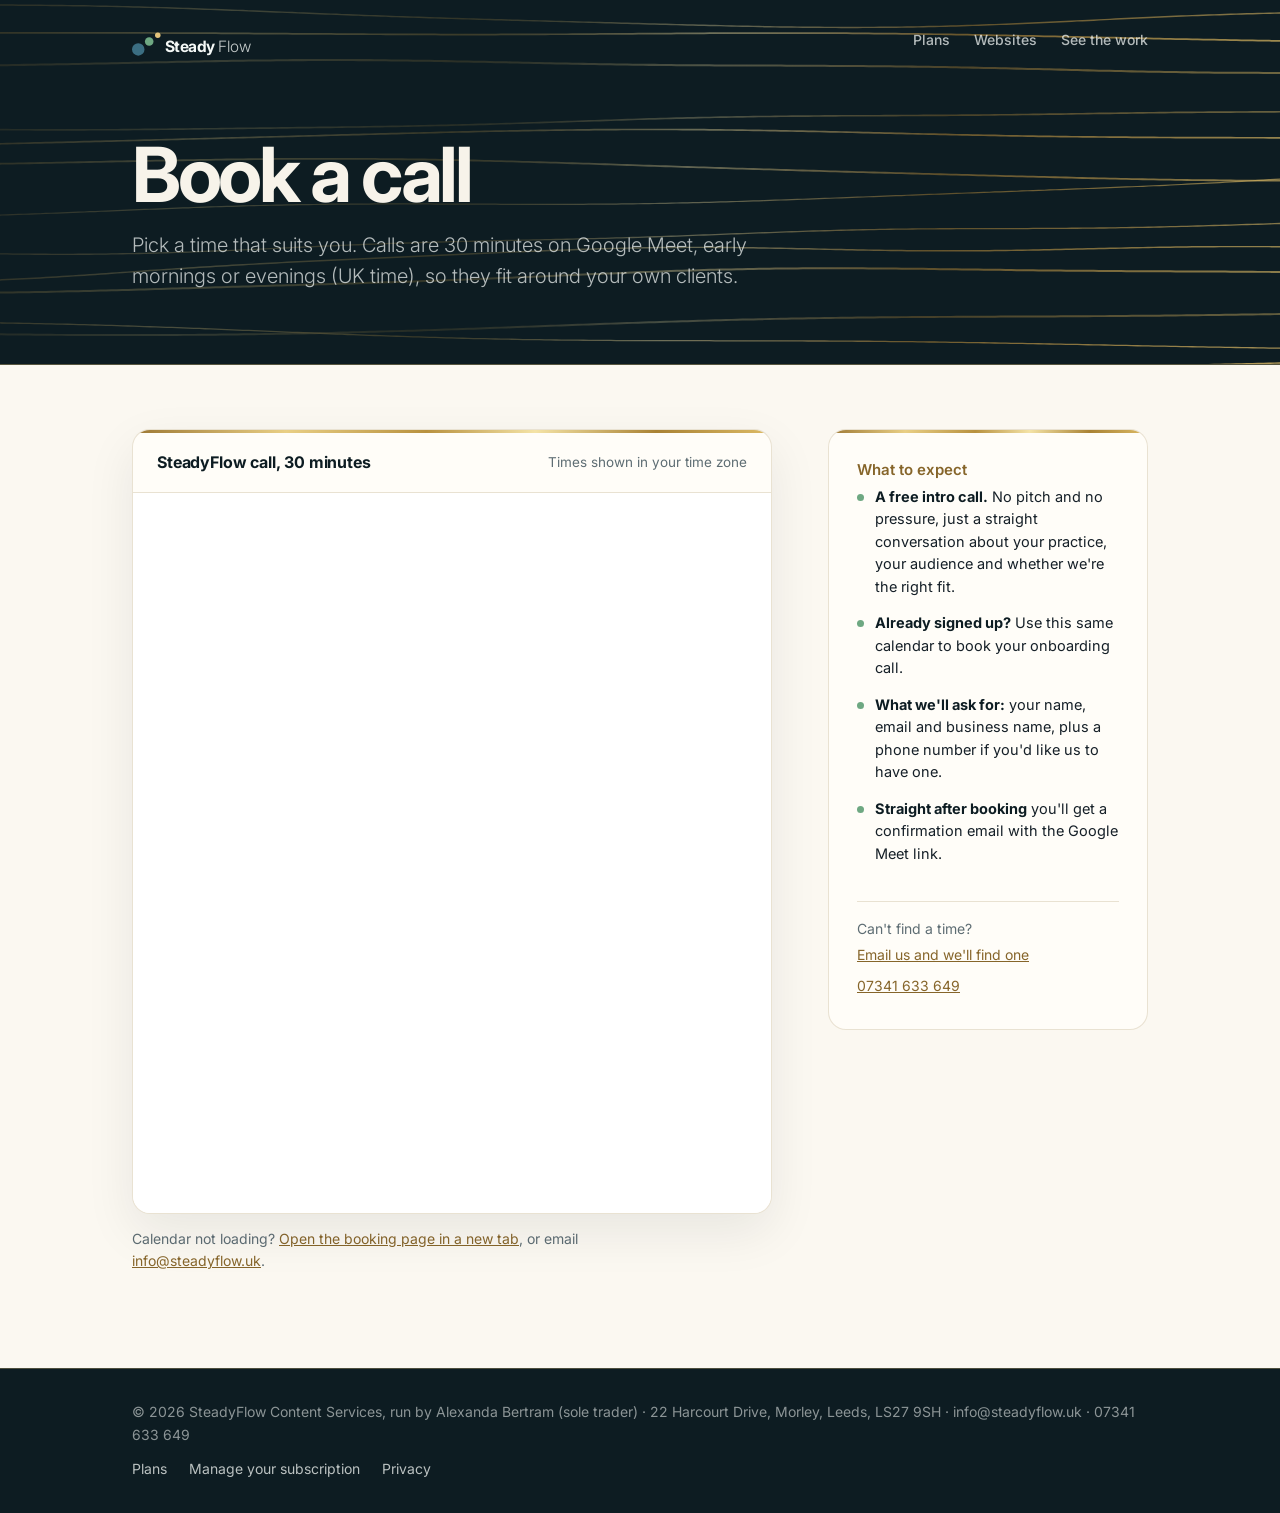
<file: book.html>
<!DOCTYPE html>
<html lang="en-GB">
<head>
<meta charset="UTF-8">
<meta name="viewport" content="width=device-width, initial-scale=1.0">
<title>Book a call | SteadyFlow</title>
<meta name="description" content="Book a free 30-minute call with SteadyFlow, or your onboarding call if you've already signed up. Early mornings and evenings, by Google Meet.">
<link rel="icon" href="favicon.ico" sizes="48x48">
<link rel="icon" href="favicon.svg" type="image/svg+xml">
<link rel="apple-touch-icon" href="apple-touch-icon.png">
<link rel="manifest" href="site.webmanifest">
<meta name="theme-color" content="#0D1C22">
<meta property="og:type" content="website">
<meta property="og:site_name" content="SteadyFlow">
<meta property="og:title" content="Book a call | SteadyFlow">
<meta property="og:description" content="Book a free 30-minute call with SteadyFlow, or your onboarding call if you've already signed up. Early mornings and evenings, by Google Meet.">
<meta property="og:url" content="https://steadyflow.uk/book.html">
<meta property="og:image" content="https://steadyflow.uk/og-image.png">
<meta name="twitter:card" content="summary_large_image">
<link rel="canonical" href="https://steadyflow.uk/book.html">
<link rel="preconnect" href="https://fonts.googleapis.com">
<link rel="preconnect" href="https://fonts.gstatic.com" crossorigin>
<link href="https://fonts.googleapis.com/css2?family=Inter:wght@300;400;500;600;700&display=swap" rel="stylesheet">
<link rel="stylesheet" href="sf.css">
<style>
.cal { position:relative; background:var(--card); border:1px solid var(--line); border-radius:18px; overflow:hidden; box-shadow:0 18px 50px rgba(13,28,34,.08); }
.cal::before { content:''; position:absolute; left:0; right:0; top:0; height:3px; background:var(--bullion); z-index:1; }
.cal-head { display:flex; align-items:center; justify-content:space-between; gap:12px; flex-wrap:wrap; padding:20px 24px 16px; border-bottom:1px solid var(--line); }
.cal-head b { font-size:16px; color:var(--dark); letter-spacing:-.01em; }
.cal-head span { font-size:13.5px; color:var(--muted); }
.cal iframe { display:block; width:100%; height:720px; border:0; background:#fff; }
.cal-fallback { font-size:14px; color:var(--muted); margin-top:14px; }
.expect { list-style:none; margin:4px 0 6px; }
.expect li { position:relative; padding:0 0 14px 18px; font-size:14.5px; color:var(--ink); line-height:1.55; }
.expect li::before { content:''; position:absolute; left:0; top:.55em; width:7px; height:7px; border-radius:50%; background:var(--accent); }
.expect li b { color:var(--dark); }
@media (max-width:900px) { .cal iframe { height:860px; } }
</style>
</head>
<body>
<header class="band">
  <svg class="topo" data-seed="5113" aria-hidden="true"></svg>
  <div class="bar">
    <a class="home" href="index.html"><svg viewBox="0 0 192 46" width="150" height="36" role="img" aria-label="SteadyFlow" xmlns="http://www.w3.org/2000/svg"><circle cx="8" cy="35" r="8" fill="#3B6E82"/><circle cx="22" cy="25" r="5.5" fill="#6EA882"/><circle cx="33" cy="17" r="3.5" fill="#E2C27A"/><text x="42" y="38" font-family="Inter,-apple-system,sans-serif" font-size="20" fill="#F4F8F6"><tspan font-weight="700" letter-spacing="-0.03em">Steady</tspan><tspan font-weight="300" dx="4" opacity=".8">Flow</tspan></text></svg></a>
    <nav aria-label="Main">
      <a class="hide-sm" href="index.html#pricing">Plans</a>
      <a class="hide-sm" href="index.html#websites">Websites</a>
      <a class="hide-sm" href="index.html#showcase">See the work</a>
    </nav>
  </div>
  <div class="band-body">
    <h1>Book a call</h1>
    <p class="lede">Pick a time that suits you. Calls are 30 minutes on Google Meet, early mornings or evenings (UK time), so they fit around your own clients.</p>
  </div>
</header>

<main class="page">
  <div class="main">
    <div class="cal">
      <div class="cal-head"><b>SteadyFlow call, 30 minutes</b><span>Times shown in your time zone</span></div>
      <iframe id="booking-frame" title="Book a SteadyFlow call" loading="lazy"></iframe>
    </div>
    <p class="cal-fallback">Calendar not loading? <a href="mailto:info@steadyflow.uk?subject=Booking%20a%20call" data-link="bookingEmbed">Open the booking page in a new tab</a>, or email <a href="mailto:info@steadyflow.uk">info@steadyflow.uk</a>.</p>
  </div>

  <aside class="aside" aria-label="What to expect">
    <div class="plan">What to expect</div>
    <ul class="expect">
      <li><b>A free intro call.</b> No pitch and no pressure, just a straight conversation about your practice, your audience and whether we're the right fit.</li>
      <li><b>Already signed up?</b> Use this same calendar to book your onboarding call.</li>
      <li><b>What we'll ask for:</b> your name, email and business name, plus a phone number if you'd like us to have one.</li>
      <li><b>Straight after booking</b> you'll get a confirmation email with the Google Meet link.</li>
    </ul>
    <hr>
    <div class="other">
      <span style="color:var(--muted)">Can't find a time?</span>
      <a href="mailto:info@steadyflow.uk?subject=Finding%20a%20time%20for%20a%20call">Email us and we'll find one</a>
      <a href="tel:+447341633649">07341 633 649</a>
    </div>
  </aside>
</main>
<footer class="foot">
  <div class="in">
    <span>© 2026 SteadyFlow Content Services, run by Alexanda Bertram (sole trader) · 22 Harcourt Drive, Morley, Leeds, LS27 9SH · info@steadyflow.uk · 07341 633 649</span>
    <nav aria-label="Footer">
      <a href="index.html#pricing">Plans</a>
      <a href="mailto:info@steadyflow.uk?subject=Managing%20my%20subscription" data-link="portal">Manage your subscription</a>
      <a href="privacy.html">Privacy</a>
    </nav>
  </div>
</footer>
<script src="links.js"></script>
<script src="sf.js"></script>
<script>
  (function () {
    var url = (window.SF_LINKS || {}).bookingEmbed;
    var f = document.getElementById('booking-frame');
    if (url && f) f.src = url;
  })();
</script>
</body>
</html>
</file>
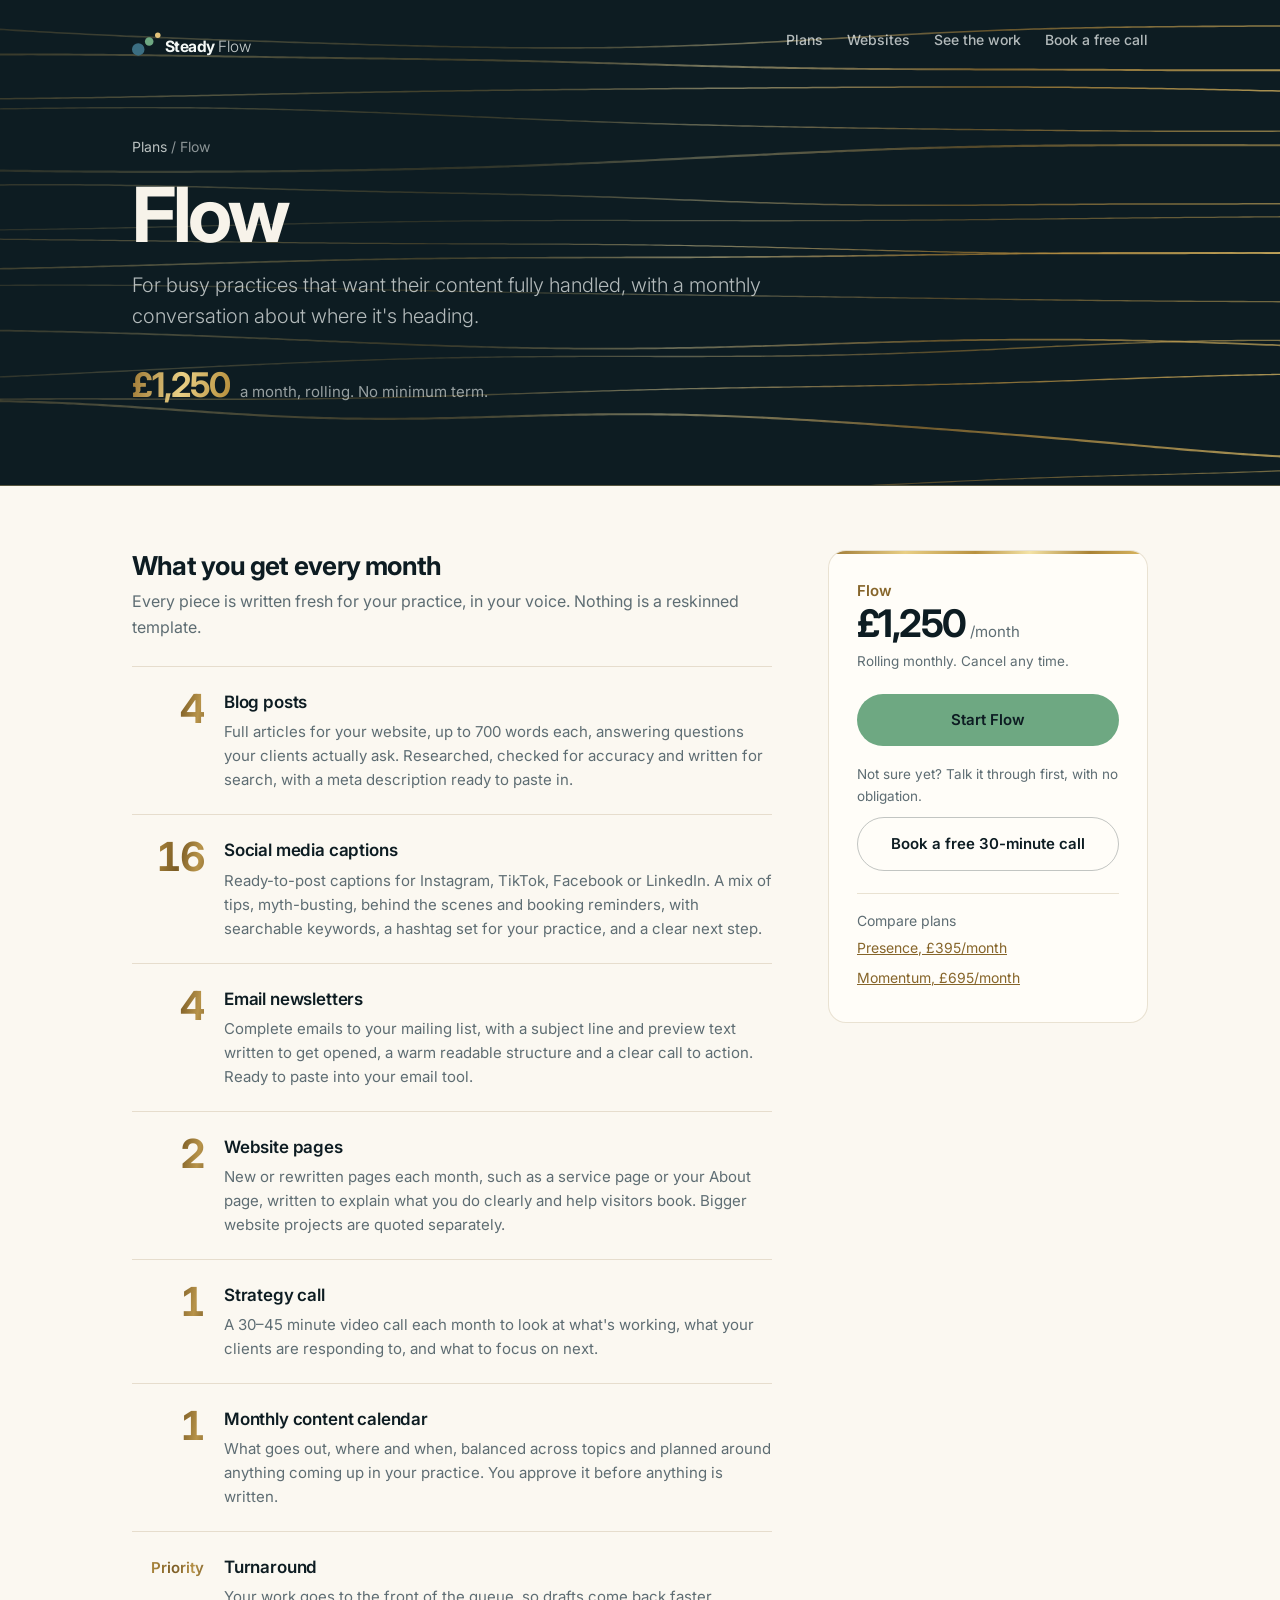
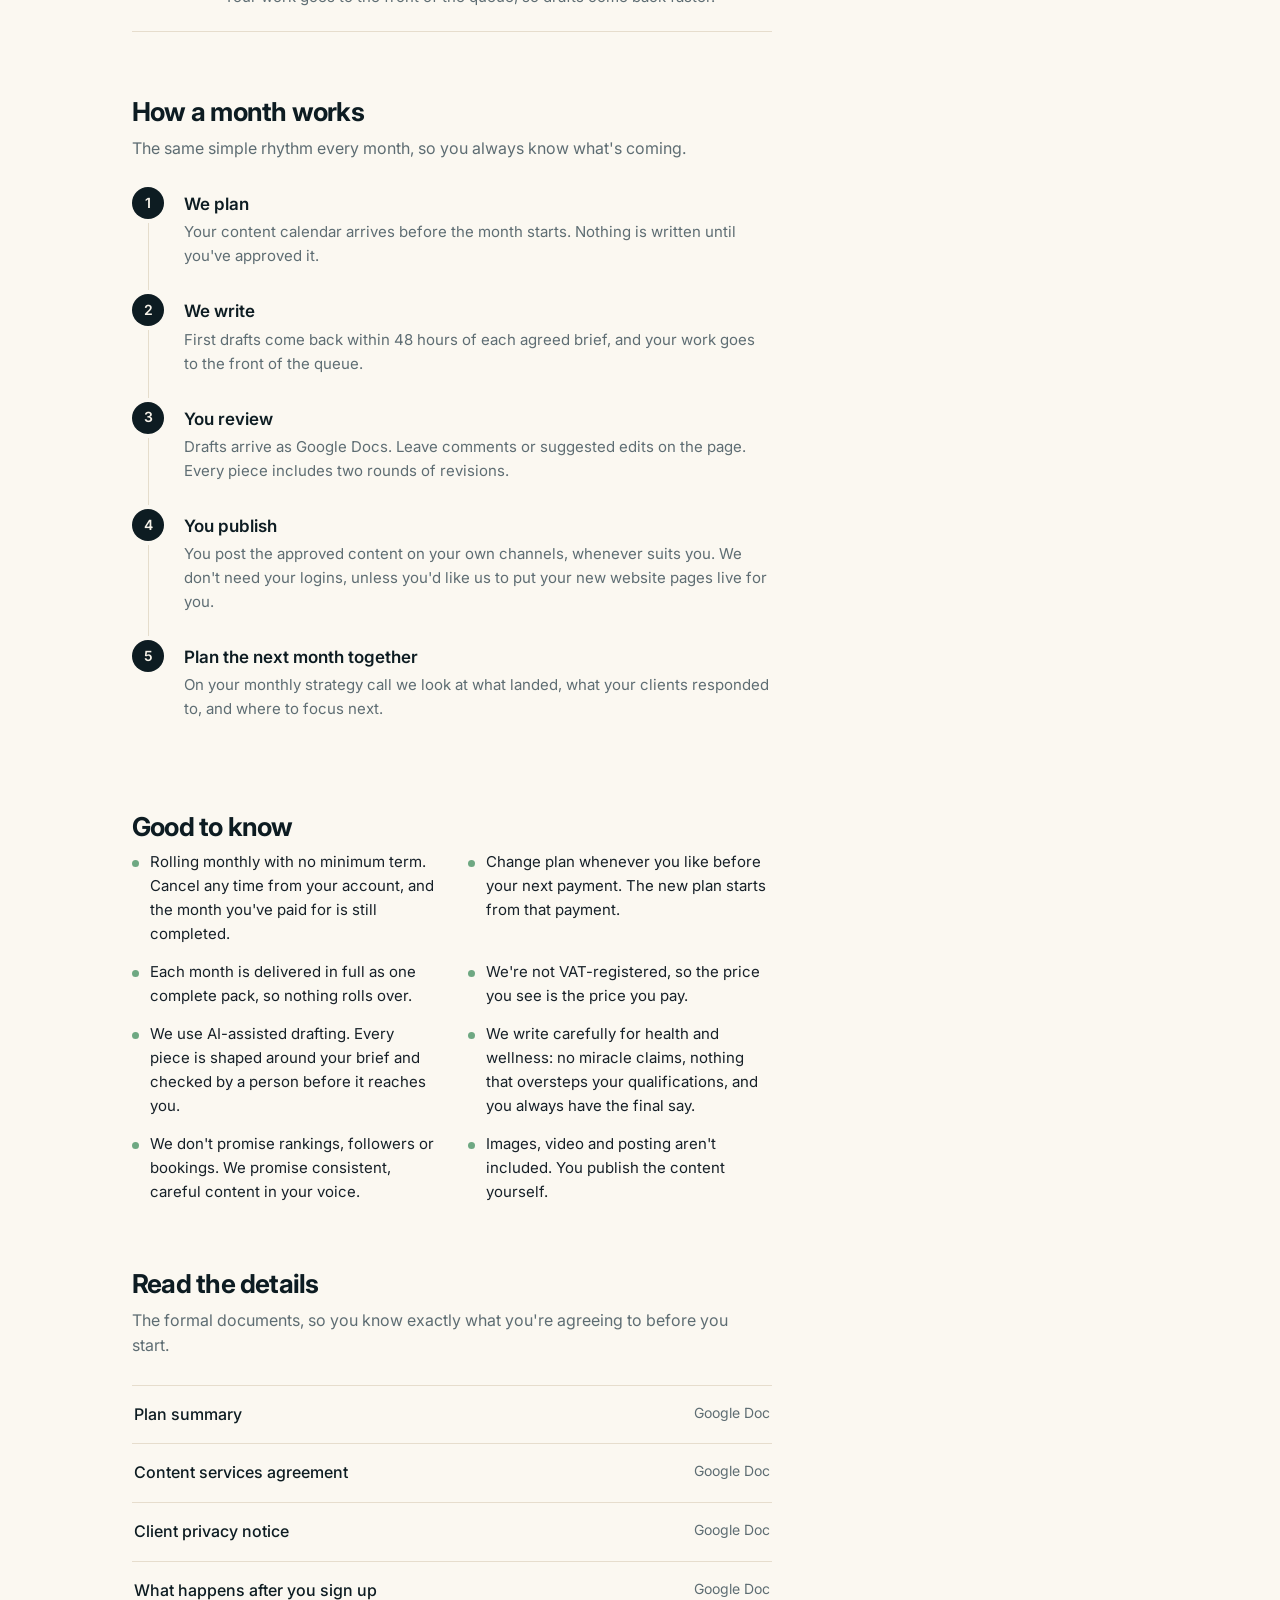
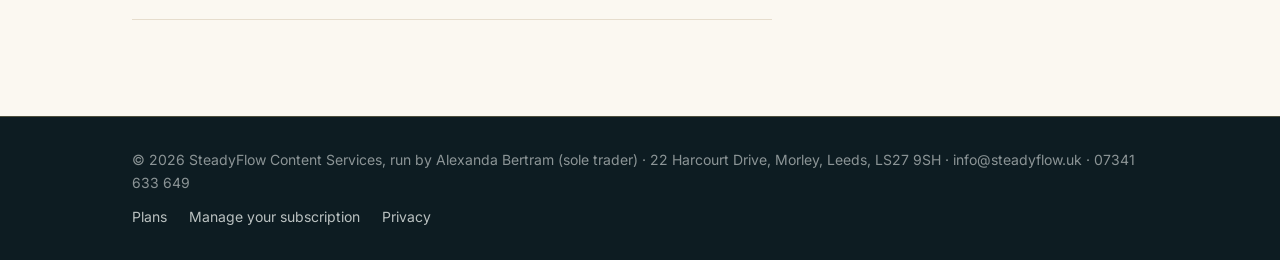
<file: flow.html>
<!DOCTYPE html>
<html lang="en-GB">
<head>
<meta charset="UTF-8">
<meta name="viewport" content="width=device-width, initial-scale=1.0">
<link rel="icon" href="favicon.ico" sizes="48x48">
<link rel="icon" href="favicon.svg" type="image/svg+xml">
<link rel="apple-touch-icon" href="apple-touch-icon.png">
<link rel="manifest" href="site.webmanifest">
<meta name="theme-color" content="#0D1C22">
<title>Flow plan, £1,250/month | SteadyFlow</title>
<meta name="description" content="What's included in SteadyFlow's Flow plan: For busy practices that want their content fully handled, with a monthly conversation about where it's heading.">
<meta property="og:type" content="website">
<meta property="og:site_name" content="SteadyFlow">
<meta property="og:title" content="Flow plan, £1,250/month | SteadyFlow">
<meta property="og:description" content="What's included in SteadyFlow's Flow plan: For busy practices that want their content fully handled, with a monthly conversation about where it's heading.">
<meta property="og:url" content="https://steadyflow.uk/flow.html">
<meta property="og:image" content="https://steadyflow.uk/og-image.png">
<meta name="twitter:card" content="summary_large_image">
<link rel="canonical" href="https://steadyflow.uk/flow.html">
<link rel="preconnect" href="https://fonts.googleapis.com">
<link rel="preconnect" href="https://fonts.gstatic.com" crossorigin>
<link href="https://fonts.googleapis.com/css2?family=Inter:wght@300;400;500;600;700&display=swap" rel="stylesheet">
<link rel="stylesheet" href="sf.css">
</head>
<body>
<header class="band">
  <svg class="topo" data-seed="2741" aria-hidden="true"></svg>
  <div class="bar">
    <a class="home" href="index.html"><svg viewBox="0 0 192 46" width="150" height="36" role="img" aria-label="SteadyFlow" xmlns="http://www.w3.org/2000/svg"><circle cx="8" cy="35" r="8" fill="#3B6E82"/><circle cx="22" cy="25" r="5.5" fill="#6EA882"/><circle cx="33" cy="17" r="3.5" fill="#E2C27A"/><text x="42" y="38" font-family="Inter,-apple-system,sans-serif" font-size="20" fill="#F4F8F6"><tspan font-weight="700" letter-spacing="-0.03em">Steady</tspan><tspan font-weight="300" dx="4" opacity=".8">Flow</tspan></text></svg></a>
    <nav aria-label="Main">
      <a class="hide-sm" href="index.html#pricing">Plans</a>
      <a class="hide-sm" href="index.html#websites">Websites</a>
      <a class="hide-sm" href="index.html#showcase">See the work</a>
      <a href="mailto:info@steadyflow.uk?subject=Booking%20a%20free%20call" data-link="booking">Book a free call</a>
    </nav>
  </div>
  <div class="band-body">
    <p class="crumb"><a href="index.html#pricing">Plans</a> / Flow</p>
    <h1>Flow</h1>
    <p class="lede">For busy practices that want their content fully handled, with a monthly conversation about where it's heading.</p>
    <div class="price-line"><span class="amt">£1,250</span><span class="per">a month, rolling. No minimum term.</span></div>
  </div>
</header>

<main class="page">
  <div class="main">
    <section aria-labelledby="get">
      <h2 id="get">What you get every month</h2>
      <p class="sub">Every piece is written fresh for your practice, in your voice. Nothing is a reskinned template.</p>
      <ul class="ledger">
        <li><div class="qty">4</div><div><h3>Blog posts</h3><p>Full articles for your website, up to 700 words each, answering questions your clients actually ask. Researched, checked for accuracy and written for search, with a meta description ready to paste in.</p></div></li>
        <li><div class="qty">16</div><div><h3>Social media captions</h3><p>Ready-to-post captions for Instagram, TikTok, Facebook or LinkedIn. A mix of tips, myth-busting, behind the scenes and booking reminders, with searchable keywords, a hashtag set for your practice, and a clear next step.</p></div></li>
        <li><div class="qty">4</div><div><h3>Email newsletters</h3><p>Complete emails to your mailing list, with a subject line and preview text written to get opened, a warm readable structure and a clear call to action. Ready to paste into your email tool.</p></div></li>
        <li><div class="qty">2</div><div><h3>Website pages</h3><p>New or rewritten pages each month, such as a service page or your About page, written to explain what you do clearly and help visitors book. Bigger website projects are quoted separately.</p></div></li>
        <li><div class="qty">1</div><div><h3>Strategy call</h3><p>A 30–45 minute video call each month to look at what's working, what your clients are responding to, and what to focus on next.</p></div></li>
        <li><div class="qty">1</div><div><h3>Monthly content calendar</h3><p>What goes out, where and when, balanced across topics and planned around anything coming up in your practice. You approve it before anything is written.</p></div></li>
        <li><div class="qty word">Priority</div><div><h3>Turnaround</h3><p>Your work goes to the front of the queue, so drafts come back faster.</p></div></li>
      </ul>
    </section>

    <section aria-labelledby="month">
      <h2 id="month">How a month works</h2>
      <p class="sub">The same simple rhythm every month, so you always know what's coming.</p>
      <ol class="seq">
        <li><h3>We plan</h3><p>Your content calendar arrives before the month starts. Nothing is written until you've approved it.</p></li>
        <li><h3>We write</h3><p>First drafts come back within 48 hours of each agreed brief, and your work goes to the front of the queue.</p></li>
        <li><h3>You review</h3><p>Drafts arrive as Google Docs. Leave comments or suggested edits on the page. Every piece includes two rounds of revisions.</p></li>
        <li><h3>You publish</h3><p>You post the approved content on your own channels, whenever suits you. We don't need your logins, unless you'd like us to put your new website pages live for you.</p></li>
        <li><h3>Plan the next month together</h3><p>On your monthly strategy call we look at what landed, what your clients responded to, and where to focus next.</p></li>
      </ol>
    </section>

    <section aria-labelledby="know">
      <h2 id="know">Good to know</h2>
      <ul class="facts">
        <li>Rolling monthly with no minimum term. Cancel any time from your account, and the month you've paid for is still completed.</li>
        <li>Change plan whenever you like before your next payment. The new plan starts from that payment.</li>
        <li>Each month is delivered in full as one complete pack, so nothing rolls over.</li>
        <li>We're not VAT-registered, so the price you see is the price you pay.</li>
        <li>We use AI-assisted drafting. Every piece is shaped around your brief and checked by a person before it reaches you.</li>
        <li>We write carefully for health and wellness: no miracle claims, nothing that oversteps your qualifications, and you always have the final say.</li>
        <li>We don't promise rankings, followers or bookings. We promise consistent, careful content in your voice.</li>
        <li>Images, video and posting aren't included. You publish the content yourself.</li>
      </ul>
    </section>

    <section aria-labelledby="docs">
      <h2 id="docs">Read the details</h2>
      <p class="sub">The formal documents, so you know exactly what you're agreeing to before you start.</p>
      <ul class="docs">
        <li><a href="#" data-link="docs.plan">Plan summary <span>Google Doc</span></a></li>
        <li><a href="#" data-link="docs.agreement">Content services agreement <span>Google Doc</span></a></li>
        <li><a href="#" data-link="docs.privacy">Client privacy notice <span>Google Doc</span></a></li>
        <li><a href="#" data-link="docs.welcome">What happens after you sign up <span>Google Doc</span></a></li>
      </ul>
    </section>
  </div>

  <aside class="aside" aria-label="Start Flow">
    <div class="plan">Flow</div>
    <div class="amt">£1,250<small> /month</small></div>
    <p class="note">Rolling monthly. Cancel any time.</p>
    <a class="btn btn-primary btn-block" href="start.html?plan=flow">Start Flow</a>
    <p class="or">Not sure yet? Talk it through first, with no obligation.</p>
    <a class="btn btn-line btn-block" href="mailto:info@steadyflow.uk?subject=Booking%20a%20free%20call" data-link="booking">Book a free 30-minute call</a>
    <hr>
    <div class="other">
      <span style="color:var(--muted)">Compare plans</span>
          <a href="presence.html">Presence, £395/month</a>
          <a href="momentum.html">Momentum, £695/month</a>
    </div>
  </aside>
</main>
<footer class="foot">
  <div class="in">
    <span>© 2026 SteadyFlow Content Services, run by Alexanda Bertram (sole trader) · 22 Harcourt Drive, Morley, Leeds, LS27 9SH · info@steadyflow.uk · 07341 633 649</span>
    <nav aria-label="Footer">
      <a href="index.html#pricing">Plans</a>
      <a href="mailto:info@steadyflow.uk?subject=Managing%20my%20subscription" data-link="portal">Manage your subscription</a>
      <a href="privacy.html">Privacy</a>
    </nav>
  </div>
</footer>
<script src="links.js"></script>
<script src="sf.js"></script>
</body>
</html>
</file>
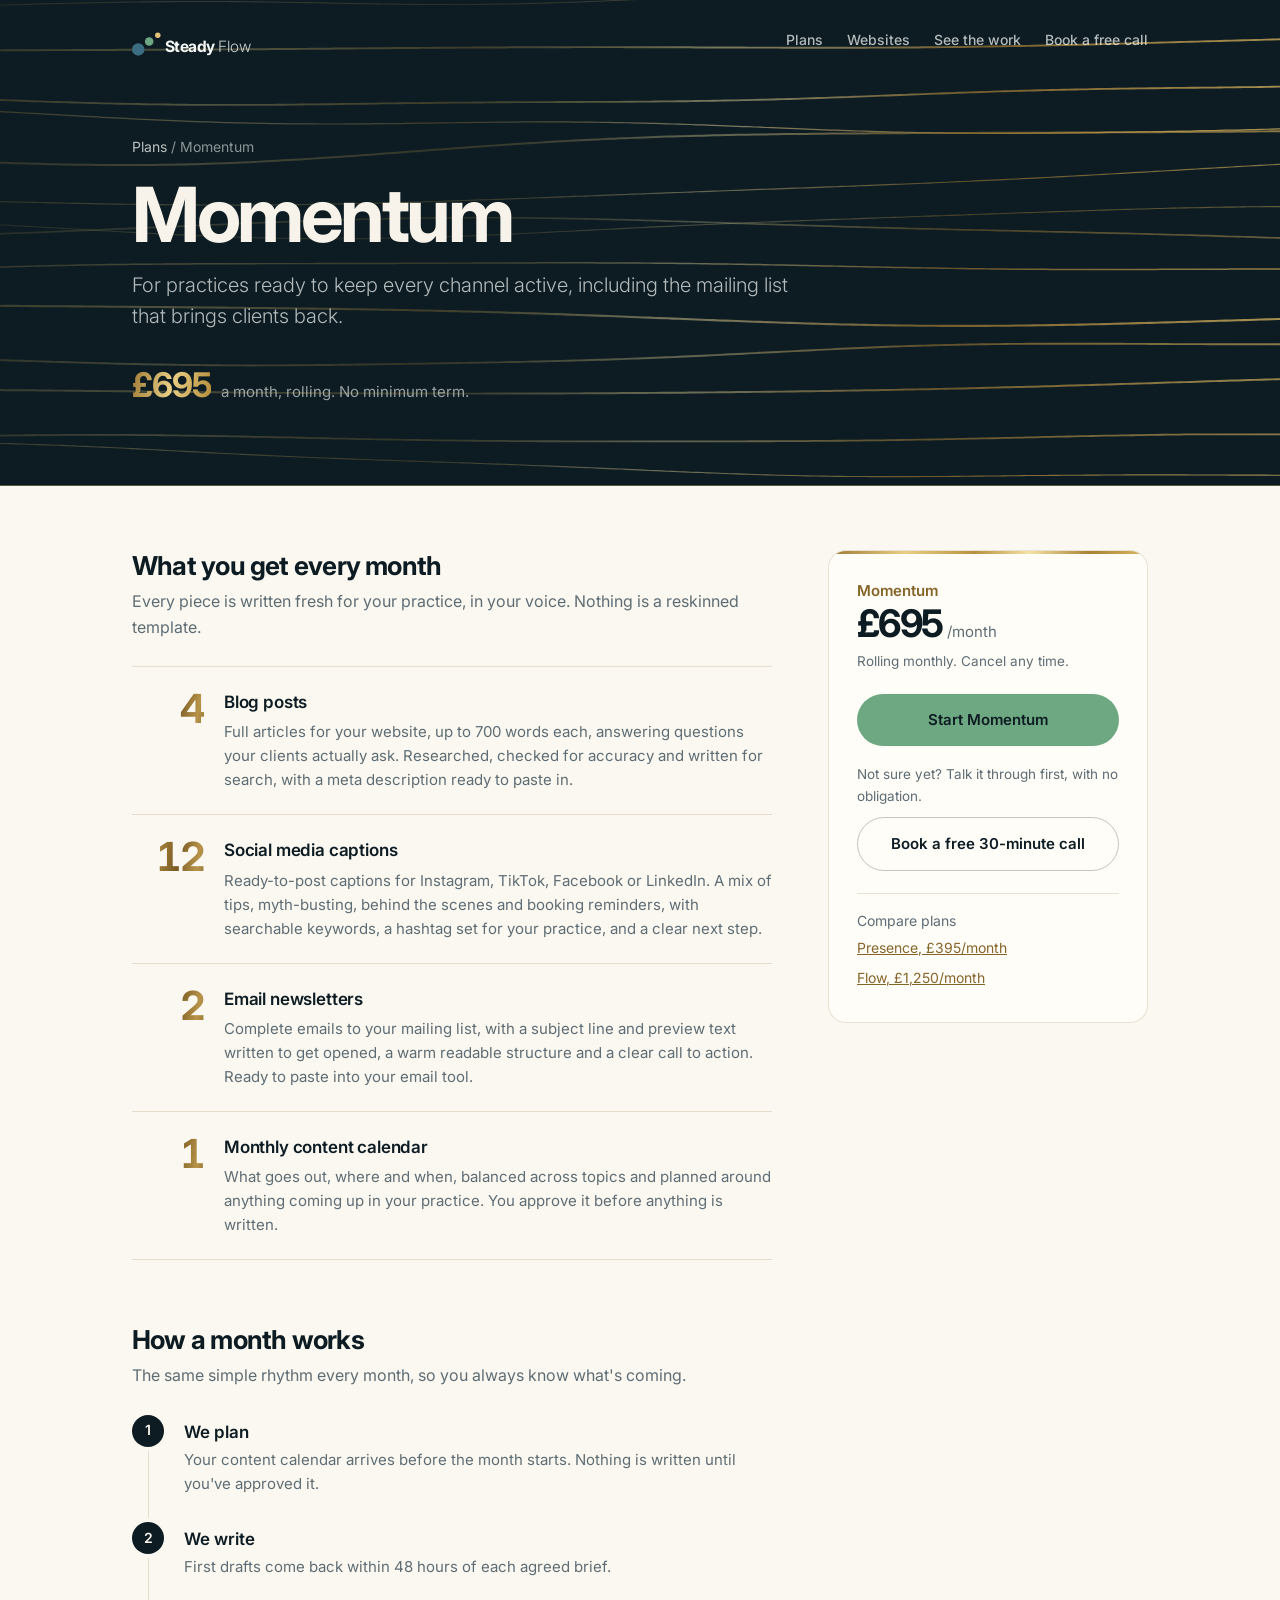
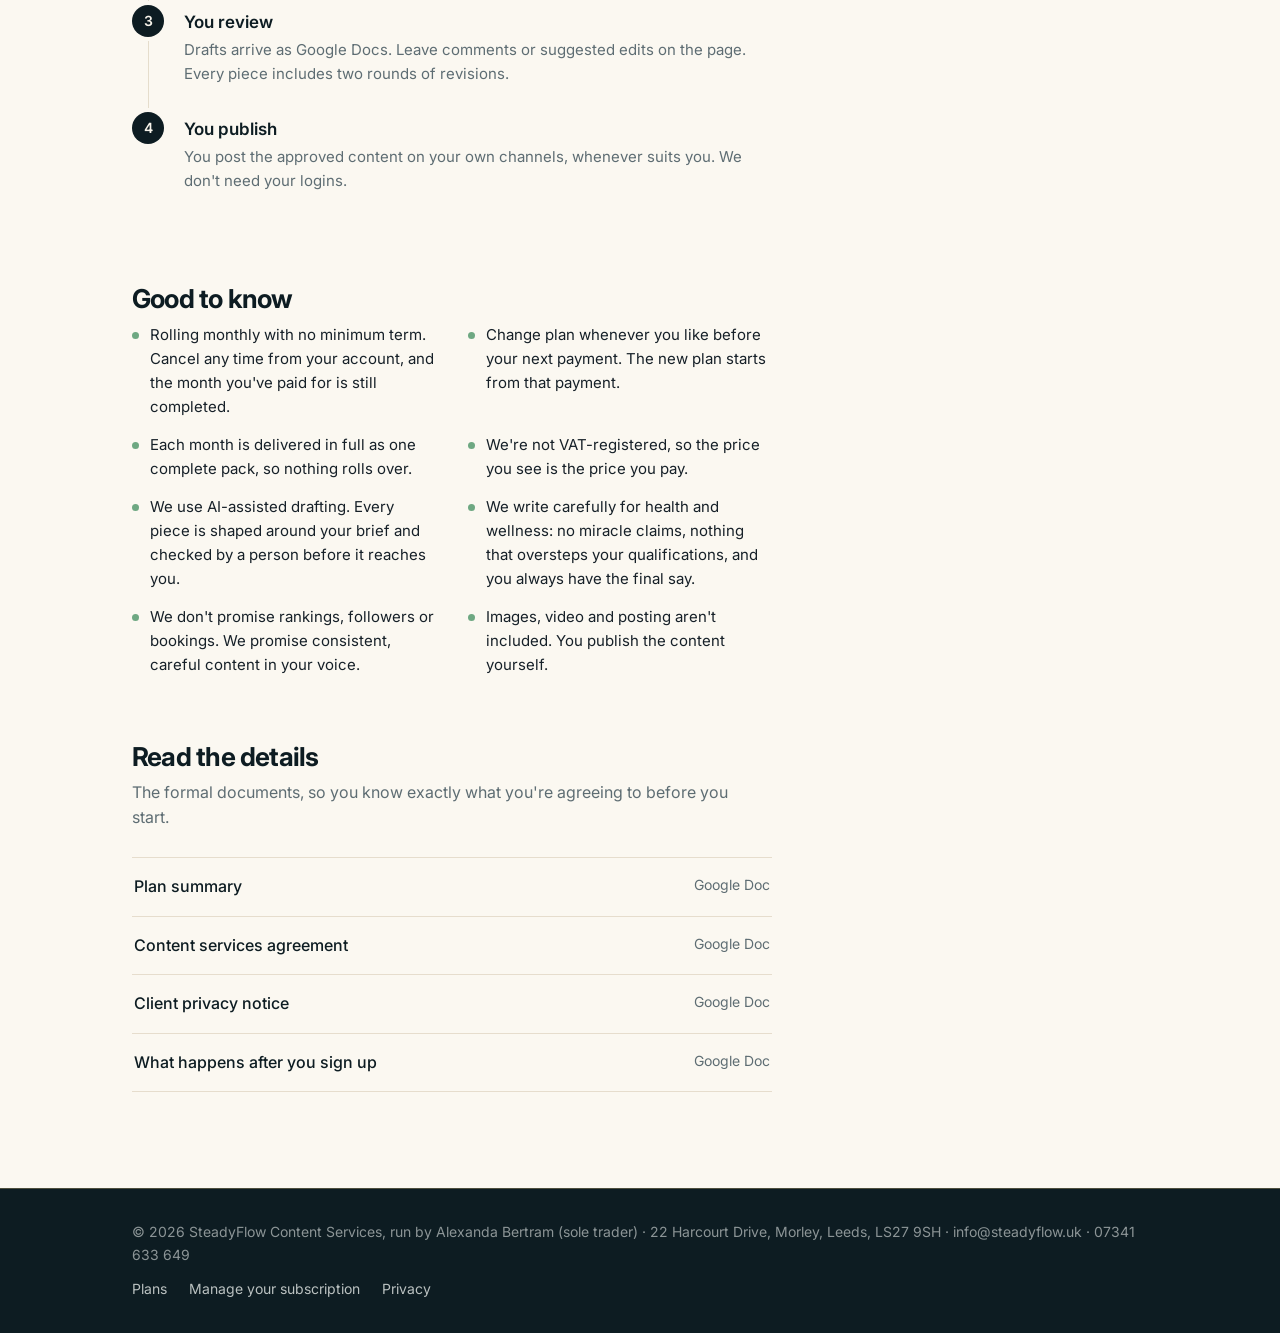
<file: momentum.html>
<!DOCTYPE html>
<html lang="en-GB">
<head>
<meta charset="UTF-8">
<meta name="viewport" content="width=device-width, initial-scale=1.0">
<link rel="icon" href="favicon.ico" sizes="48x48">
<link rel="icon" href="favicon.svg" type="image/svg+xml">
<link rel="apple-touch-icon" href="apple-touch-icon.png">
<link rel="manifest" href="site.webmanifest">
<meta name="theme-color" content="#0D1C22">
<title>Momentum plan, £695/month | SteadyFlow</title>
<meta name="description" content="What's included in SteadyFlow's Momentum plan: For practices ready to keep every channel active, including the mailing list that brings clients back.">
<meta property="og:type" content="website">
<meta property="og:site_name" content="SteadyFlow">
<meta property="og:title" content="Momentum plan, £695/month | SteadyFlow">
<meta property="og:description" content="What's included in SteadyFlow's Momentum plan: For practices ready to keep every channel active, including the mailing list that brings clients back.">
<meta property="og:url" content="https://steadyflow.uk/momentum.html">
<meta property="og:image" content="https://steadyflow.uk/og-image.png">
<meta name="twitter:card" content="summary_large_image">
<link rel="canonical" href="https://steadyflow.uk/momentum.html">
<link rel="preconnect" href="https://fonts.googleapis.com">
<link rel="preconnect" href="https://fonts.gstatic.com" crossorigin>
<link href="https://fonts.googleapis.com/css2?family=Inter:wght@300;400;500;600;700&display=swap" rel="stylesheet">
<link rel="stylesheet" href="sf.css">
</head>
<body>
<header class="band">
  <svg class="topo" data-seed="4821" aria-hidden="true"></svg>
  <div class="bar">
    <a class="home" href="index.html"><svg viewBox="0 0 192 46" width="150" height="36" role="img" aria-label="SteadyFlow" xmlns="http://www.w3.org/2000/svg"><circle cx="8" cy="35" r="8" fill="#3B6E82"/><circle cx="22" cy="25" r="5.5" fill="#6EA882"/><circle cx="33" cy="17" r="3.5" fill="#E2C27A"/><text x="42" y="38" font-family="Inter,-apple-system,sans-serif" font-size="20" fill="#F4F8F6"><tspan font-weight="700" letter-spacing="-0.03em">Steady</tspan><tspan font-weight="300" dx="4" opacity=".8">Flow</tspan></text></svg></a>
    <nav aria-label="Main">
      <a class="hide-sm" href="index.html#pricing">Plans</a>
      <a class="hide-sm" href="index.html#websites">Websites</a>
      <a class="hide-sm" href="index.html#showcase">See the work</a>
      <a href="mailto:info@steadyflow.uk?subject=Booking%20a%20free%20call" data-link="booking">Book a free call</a>
    </nav>
  </div>
  <div class="band-body">
    <p class="crumb"><a href="index.html#pricing">Plans</a> / Momentum</p>
    <h1>Momentum</h1>
    <p class="lede">For practices ready to keep every channel active, including the mailing list that brings clients back.</p>
    <div class="price-line"><span class="amt">£695</span><span class="per">a month, rolling. No minimum term.</span></div>
  </div>
</header>

<main class="page">
  <div class="main">
    <section aria-labelledby="get">
      <h2 id="get">What you get every month</h2>
      <p class="sub">Every piece is written fresh for your practice, in your voice. Nothing is a reskinned template.</p>
      <ul class="ledger">
        <li><div class="qty">4</div><div><h3>Blog posts</h3><p>Full articles for your website, up to 700 words each, answering questions your clients actually ask. Researched, checked for accuracy and written for search, with a meta description ready to paste in.</p></div></li>
        <li><div class="qty">12</div><div><h3>Social media captions</h3><p>Ready-to-post captions for Instagram, TikTok, Facebook or LinkedIn. A mix of tips, myth-busting, behind the scenes and booking reminders, with searchable keywords, a hashtag set for your practice, and a clear next step.</p></div></li>
        <li><div class="qty">2</div><div><h3>Email newsletters</h3><p>Complete emails to your mailing list, with a subject line and preview text written to get opened, a warm readable structure and a clear call to action. Ready to paste into your email tool.</p></div></li>
        <li><div class="qty">1</div><div><h3>Monthly content calendar</h3><p>What goes out, where and when, balanced across topics and planned around anything coming up in your practice. You approve it before anything is written.</p></div></li>
      </ul>
    </section>

    <section aria-labelledby="month">
      <h2 id="month">How a month works</h2>
      <p class="sub">The same simple rhythm every month, so you always know what's coming.</p>
      <ol class="seq">
        <li><h3>We plan</h3><p>Your content calendar arrives before the month starts. Nothing is written until you've approved it.</p></li>
        <li><h3>We write</h3><p>First drafts come back within 48 hours of each agreed brief.</p></li>
        <li><h3>You review</h3><p>Drafts arrive as Google Docs. Leave comments or suggested edits on the page. Every piece includes two rounds of revisions.</p></li>
        <li><h3>You publish</h3><p>You post the approved content on your own channels, whenever suits you. We don't need your logins.</p></li>
      </ol>
    </section>

    <section aria-labelledby="know">
      <h2 id="know">Good to know</h2>
      <ul class="facts">
        <li>Rolling monthly with no minimum term. Cancel any time from your account, and the month you've paid for is still completed.</li>
        <li>Change plan whenever you like before your next payment. The new plan starts from that payment.</li>
        <li>Each month is delivered in full as one complete pack, so nothing rolls over.</li>
        <li>We're not VAT-registered, so the price you see is the price you pay.</li>
        <li>We use AI-assisted drafting. Every piece is shaped around your brief and checked by a person before it reaches you.</li>
        <li>We write carefully for health and wellness: no miracle claims, nothing that oversteps your qualifications, and you always have the final say.</li>
        <li>We don't promise rankings, followers or bookings. We promise consistent, careful content in your voice.</li>
        <li>Images, video and posting aren't included. You publish the content yourself.</li>
      </ul>
    </section>

    <section aria-labelledby="docs">
      <h2 id="docs">Read the details</h2>
      <p class="sub">The formal documents, so you know exactly what you're agreeing to before you start.</p>
      <ul class="docs">
        <li><a href="#" data-link="docs.plan">Plan summary <span>Google Doc</span></a></li>
        <li><a href="#" data-link="docs.agreement">Content services agreement <span>Google Doc</span></a></li>
        <li><a href="#" data-link="docs.privacy">Client privacy notice <span>Google Doc</span></a></li>
        <li><a href="#" data-link="docs.welcome">What happens after you sign up <span>Google Doc</span></a></li>
      </ul>
    </section>
  </div>

  <aside class="aside" aria-label="Start Momentum">
    <div class="plan">Momentum</div>
    <div class="amt">£695<small> /month</small></div>
    <p class="note">Rolling monthly. Cancel any time.</p>
    <a class="btn btn-primary btn-block" href="start.html?plan=momentum">Start Momentum</a>
    <p class="or">Not sure yet? Talk it through first, with no obligation.</p>
    <a class="btn btn-line btn-block" href="mailto:info@steadyflow.uk?subject=Booking%20a%20free%20call" data-link="booking">Book a free 30-minute call</a>
    <hr>
    <div class="other">
      <span style="color:var(--muted)">Compare plans</span>
          <a href="presence.html">Presence, £395/month</a>
          <a href="flow.html">Flow, £1,250/month</a>
    </div>
  </aside>
</main>
<footer class="foot">
  <div class="in">
    <span>© 2026 SteadyFlow Content Services, run by Alexanda Bertram (sole trader) · 22 Harcourt Drive, Morley, Leeds, LS27 9SH · info@steadyflow.uk · 07341 633 649</span>
    <nav aria-label="Footer">
      <a href="index.html#pricing">Plans</a>
      <a href="mailto:info@steadyflow.uk?subject=Managing%20my%20subscription" data-link="portal">Manage your subscription</a>
      <a href="privacy.html">Privacy</a>
    </nav>
  </div>
</footer>
<script src="links.js"></script>
<script src="sf.js"></script>
</body>
</html>
</file>
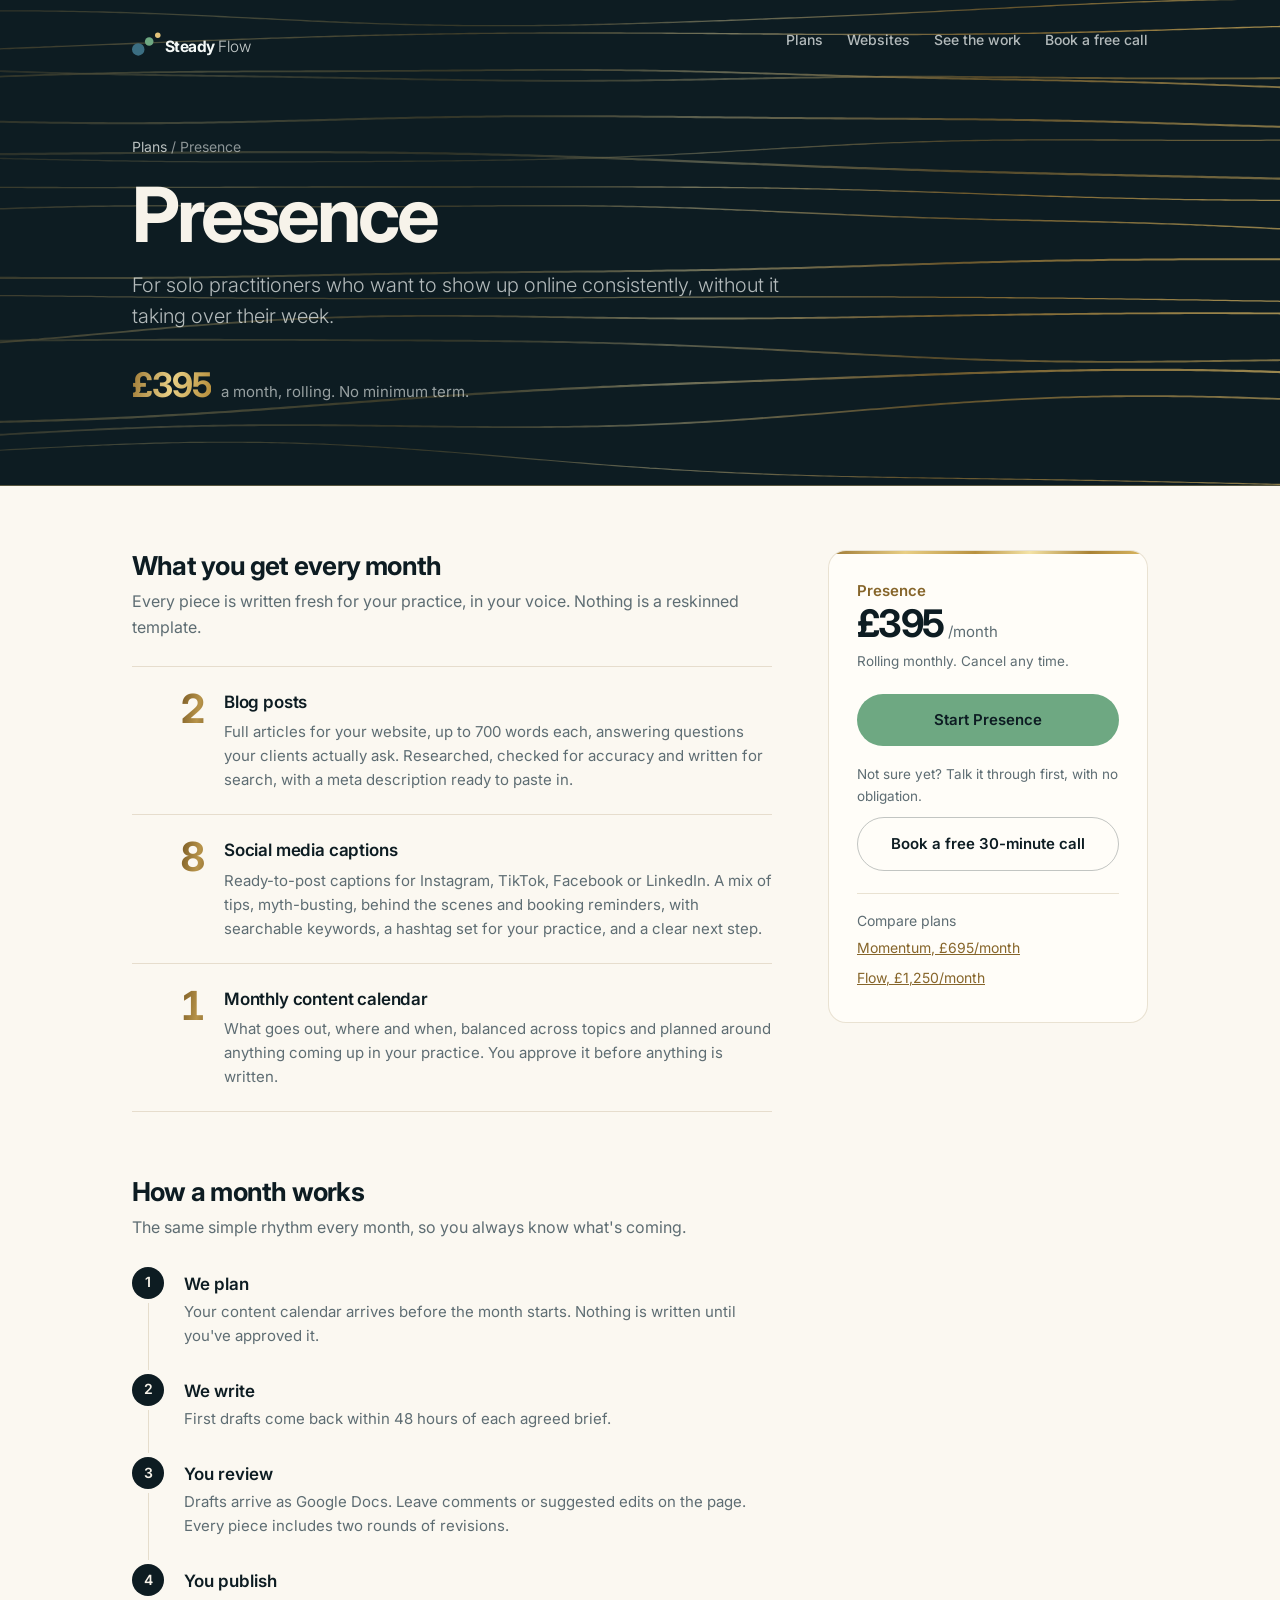
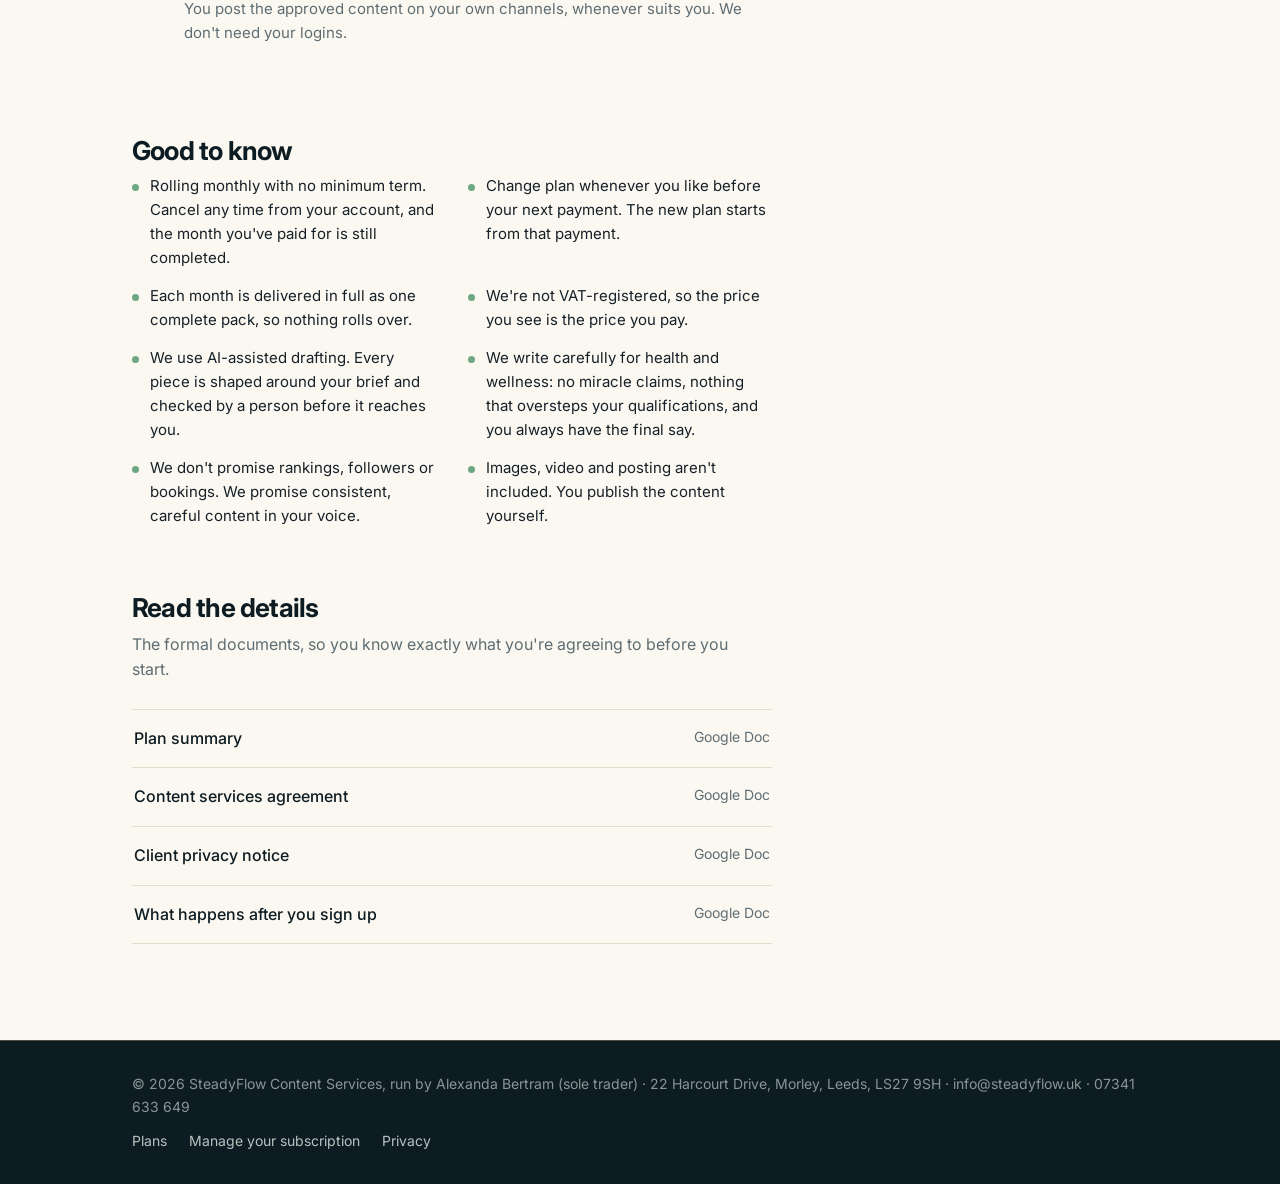
<file: presence.html>
<!DOCTYPE html>
<html lang="en-GB">
<head>
<meta charset="UTF-8">
<meta name="viewport" content="width=device-width, initial-scale=1.0">
<link rel="icon" href="favicon.ico" sizes="48x48">
<link rel="icon" href="favicon.svg" type="image/svg+xml">
<link rel="apple-touch-icon" href="apple-touch-icon.png">
<link rel="manifest" href="site.webmanifest">
<meta name="theme-color" content="#0D1C22">
<title>Presence plan, £395/month | SteadyFlow</title>
<meta name="description" content="What's included in SteadyFlow's Presence plan: For solo practitioners who want to show up online consistently, without it taking over their week.">
<meta property="og:type" content="website">
<meta property="og:site_name" content="SteadyFlow">
<meta property="og:title" content="Presence plan, £395/month | SteadyFlow">
<meta property="og:description" content="What's included in SteadyFlow's Presence plan: For solo practitioners who want to show up online consistently, without it taking over their week.">
<meta property="og:url" content="https://steadyflow.uk/presence.html">
<meta property="og:image" content="https://steadyflow.uk/og-image.png">
<meta name="twitter:card" content="summary_large_image">
<link rel="canonical" href="https://steadyflow.uk/presence.html">
<link rel="preconnect" href="https://fonts.googleapis.com">
<link rel="preconnect" href="https://fonts.gstatic.com" crossorigin>
<link href="https://fonts.googleapis.com/css2?family=Inter:wght@300;400;500;600;700&display=swap" rel="stylesheet">
<link rel="stylesheet" href="sf.css">
</head>
<body>
<header class="band">
  <svg class="topo" data-seed="9173" aria-hidden="true"></svg>
  <div class="bar">
    <a class="home" href="index.html"><svg viewBox="0 0 192 46" width="150" height="36" role="img" aria-label="SteadyFlow" xmlns="http://www.w3.org/2000/svg"><circle cx="8" cy="35" r="8" fill="#3B6E82"/><circle cx="22" cy="25" r="5.5" fill="#6EA882"/><circle cx="33" cy="17" r="3.5" fill="#E2C27A"/><text x="42" y="38" font-family="Inter,-apple-system,sans-serif" font-size="20" fill="#F4F8F6"><tspan font-weight="700" letter-spacing="-0.03em">Steady</tspan><tspan font-weight="300" dx="4" opacity=".8">Flow</tspan></text></svg></a>
    <nav aria-label="Main">
      <a class="hide-sm" href="index.html#pricing">Plans</a>
      <a class="hide-sm" href="index.html#websites">Websites</a>
      <a class="hide-sm" href="index.html#showcase">See the work</a>
      <a href="mailto:info@steadyflow.uk?subject=Booking%20a%20free%20call" data-link="booking">Book a free call</a>
    </nav>
  </div>
  <div class="band-body">
    <p class="crumb"><a href="index.html#pricing">Plans</a> / Presence</p>
    <h1>Presence</h1>
    <p class="lede">For solo practitioners who want to show up online consistently, without it taking over their week.</p>
    <div class="price-line"><span class="amt">£395</span><span class="per">a month, rolling. No minimum term.</span></div>
  </div>
</header>

<main class="page">
  <div class="main">
    <section aria-labelledby="get">
      <h2 id="get">What you get every month</h2>
      <p class="sub">Every piece is written fresh for your practice, in your voice. Nothing is a reskinned template.</p>
      <ul class="ledger">
        <li><div class="qty">2</div><div><h3>Blog posts</h3><p>Full articles for your website, up to 700 words each, answering questions your clients actually ask. Researched, checked for accuracy and written for search, with a meta description ready to paste in.</p></div></li>
        <li><div class="qty">8</div><div><h3>Social media captions</h3><p>Ready-to-post captions for Instagram, TikTok, Facebook or LinkedIn. A mix of tips, myth-busting, behind the scenes and booking reminders, with searchable keywords, a hashtag set for your practice, and a clear next step.</p></div></li>
        <li><div class="qty">1</div><div><h3>Monthly content calendar</h3><p>What goes out, where and when, balanced across topics and planned around anything coming up in your practice. You approve it before anything is written.</p></div></li>
      </ul>
    </section>

    <section aria-labelledby="month">
      <h2 id="month">How a month works</h2>
      <p class="sub">The same simple rhythm every month, so you always know what's coming.</p>
      <ol class="seq">
        <li><h3>We plan</h3><p>Your content calendar arrives before the month starts. Nothing is written until you've approved it.</p></li>
        <li><h3>We write</h3><p>First drafts come back within 48 hours of each agreed brief.</p></li>
        <li><h3>You review</h3><p>Drafts arrive as Google Docs. Leave comments or suggested edits on the page. Every piece includes two rounds of revisions.</p></li>
        <li><h3>You publish</h3><p>You post the approved content on your own channels, whenever suits you. We don't need your logins.</p></li>
      </ol>
    </section>

    <section aria-labelledby="know">
      <h2 id="know">Good to know</h2>
      <ul class="facts">
        <li>Rolling monthly with no minimum term. Cancel any time from your account, and the month you've paid for is still completed.</li>
        <li>Change plan whenever you like before your next payment. The new plan starts from that payment.</li>
        <li>Each month is delivered in full as one complete pack, so nothing rolls over.</li>
        <li>We're not VAT-registered, so the price you see is the price you pay.</li>
        <li>We use AI-assisted drafting. Every piece is shaped around your brief and checked by a person before it reaches you.</li>
        <li>We write carefully for health and wellness: no miracle claims, nothing that oversteps your qualifications, and you always have the final say.</li>
        <li>We don't promise rankings, followers or bookings. We promise consistent, careful content in your voice.</li>
        <li>Images, video and posting aren't included. You publish the content yourself.</li>
      </ul>
    </section>

    <section aria-labelledby="docs">
      <h2 id="docs">Read the details</h2>
      <p class="sub">The formal documents, so you know exactly what you're agreeing to before you start.</p>
      <ul class="docs">
        <li><a href="#" data-link="docs.plan">Plan summary <span>Google Doc</span></a></li>
        <li><a href="#" data-link="docs.agreement">Content services agreement <span>Google Doc</span></a></li>
        <li><a href="#" data-link="docs.privacy">Client privacy notice <span>Google Doc</span></a></li>
        <li><a href="#" data-link="docs.welcome">What happens after you sign up <span>Google Doc</span></a></li>
      </ul>
    </section>
  </div>

  <aside class="aside" aria-label="Start Presence">
    <div class="plan">Presence</div>
    <div class="amt">£395<small> /month</small></div>
    <p class="note">Rolling monthly. Cancel any time.</p>
    <a class="btn btn-primary btn-block" href="start.html?plan=presence">Start Presence</a>
    <p class="or">Not sure yet? Talk it through first, with no obligation.</p>
    <a class="btn btn-line btn-block" href="mailto:info@steadyflow.uk?subject=Booking%20a%20free%20call" data-link="booking">Book a free 30-minute call</a>
    <hr>
    <div class="other">
      <span style="color:var(--muted)">Compare plans</span>
          <a href="momentum.html">Momentum, £695/month</a>
          <a href="flow.html">Flow, £1,250/month</a>
    </div>
  </aside>
</main>
<footer class="foot">
  <div class="in">
    <span>© 2026 SteadyFlow Content Services, run by Alexanda Bertram (sole trader) · 22 Harcourt Drive, Morley, Leeds, LS27 9SH · info@steadyflow.uk · 07341 633 649</span>
    <nav aria-label="Footer">
      <a href="index.html#pricing">Plans</a>
      <a href="mailto:info@steadyflow.uk?subject=Managing%20my%20subscription" data-link="portal">Manage your subscription</a>
      <a href="privacy.html">Privacy</a>
    </nav>
  </div>
</footer>
<script src="links.js"></script>
<script src="sf.js"></script>
</body>
</html>
</file>
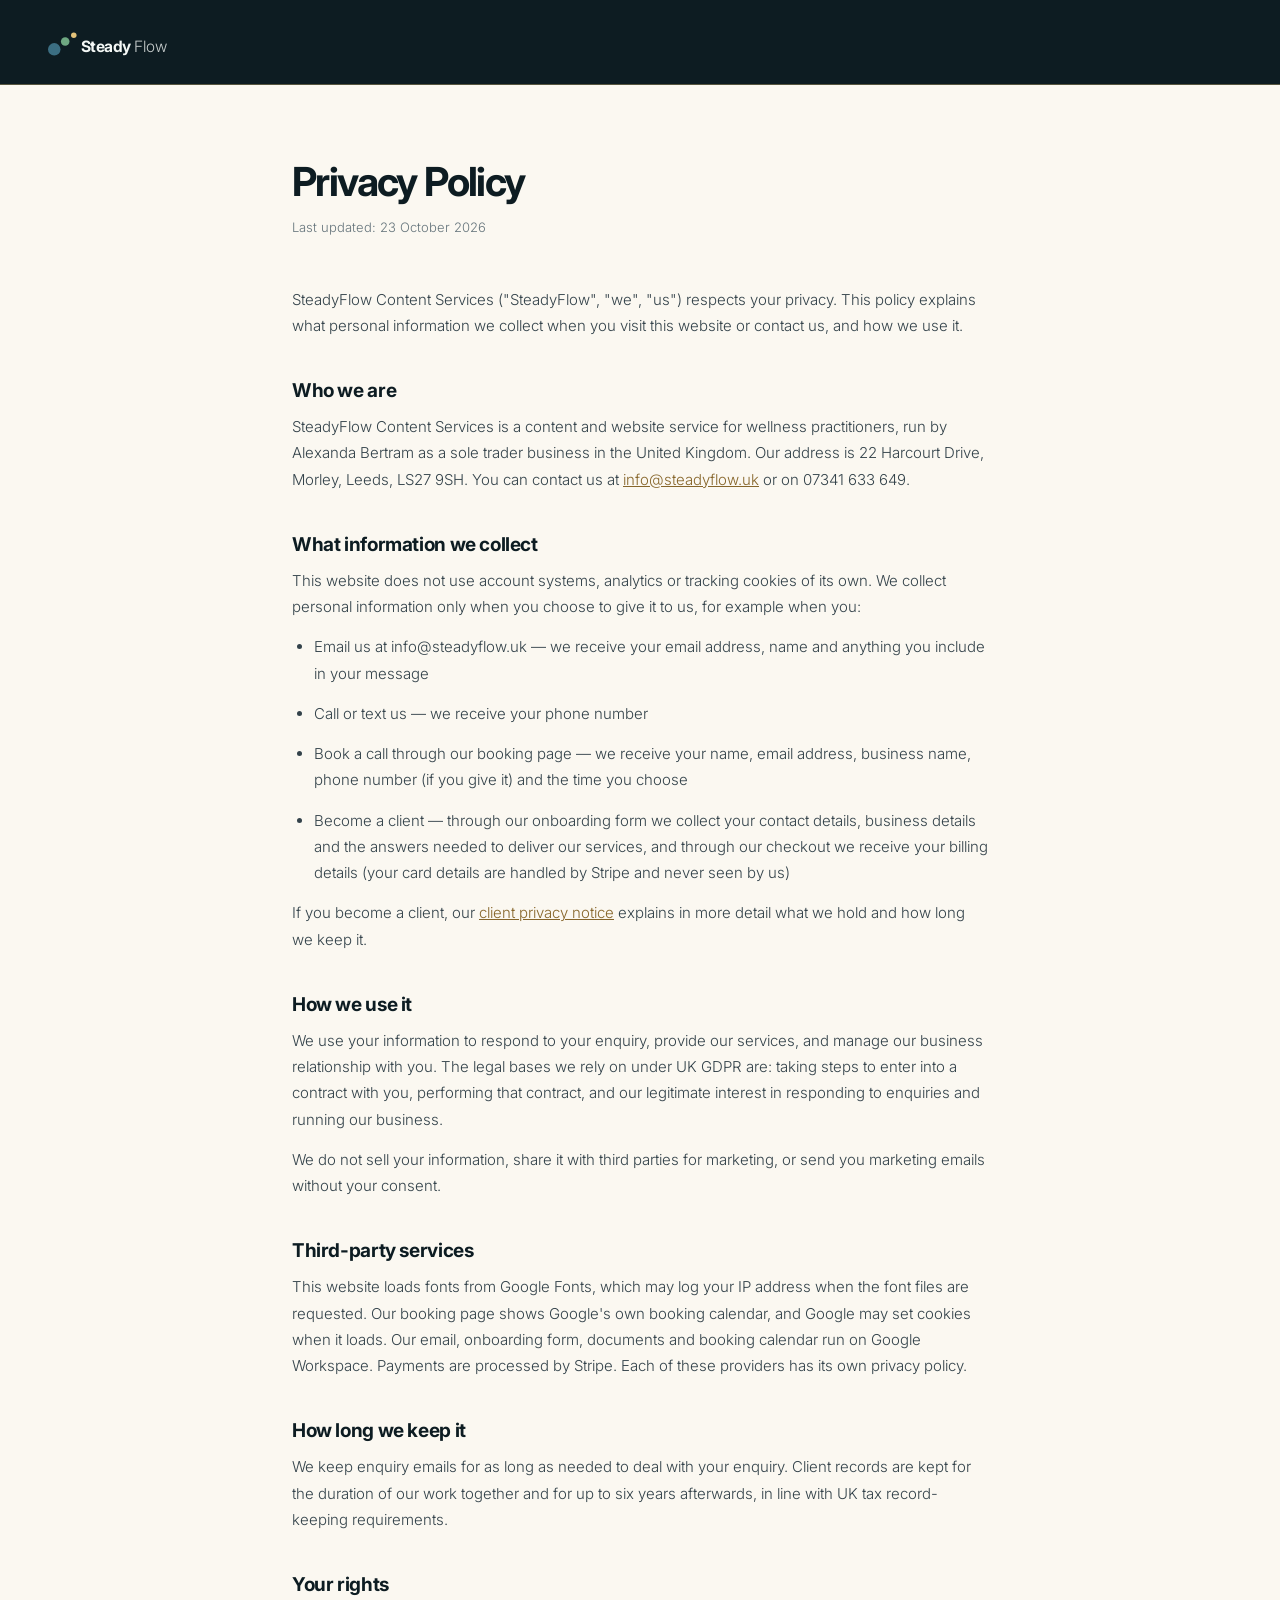
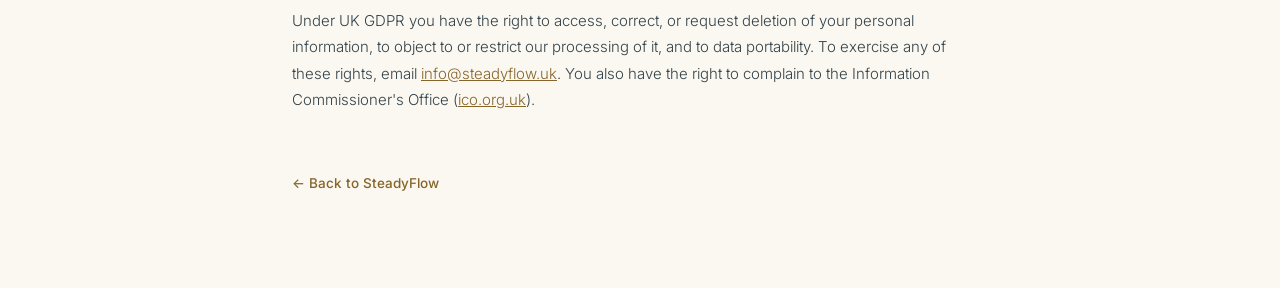
<file: privacy.html>
<!DOCTYPE html>
<html lang="en">
<head>
<meta charset="UTF-8">
<meta name="viewport" content="width=device-width, initial-scale=1.0">
<link rel="icon" href="favicon.ico" sizes="48x48">
<link rel="icon" href="favicon.svg" type="image/svg+xml">
<link rel="apple-touch-icon" href="apple-touch-icon.png">
<link rel="manifest" href="site.webmanifest">
<meta name="theme-color" content="#0D1C22">
<title>Privacy Policy — SteadyFlow</title>
<meta property="og:type" content="website">
<meta property="og:site_name" content="SteadyFlow">
<meta property="og:title" content="Privacy Policy — SteadyFlow">
<meta property="og:description" content="">
<meta property="og:url" content="https://steadyflow.uk/privacy.html">
<meta property="og:image" content="https://steadyflow.uk/og-image.png">
<meta name="twitter:card" content="summary_large_image">
<link rel="canonical" href="https://steadyflow.uk/privacy.html">
<link rel="preconnect" href="https://fonts.googleapis.com">
<link rel="preconnect" href="https://fonts.gstatic.com" crossorigin>
<link href="https://fonts.googleapis.com/css2?family=Inter:wght@300;400;500;600;700&display=swap" rel="stylesheet">
<style>
*, *::before, *::after { margin:0; padding:0; box-sizing:border-box; }
body { font-family:'Inter',-apple-system,sans-serif; background:#FBF8F1; color:#162028; -webkit-font-smoothing:antialiased; }
:root { --dark:#0D1C22; --primary:#3B6E82; --accent:#6EA882; --light:#F4F8F6; --muted:#66757C; --gold:#E2C27A; --gold-deep:#86652A; }
header { background:var(--dark); padding:22px 48px; border-bottom:1px solid rgba(226,194,122,.35); }
header a { text-decoration:none; }
.page { max-width:760px; margin:0 auto; padding:72px 32px 96px; }
h1 { font-size:40px; font-weight:700; letter-spacing:-.04em; color:var(--dark); margin-bottom:10px; }
.updated { font-size:13px; color:var(--muted); margin-bottom:48px; }
h2 { font-size:19px; font-weight:700; letter-spacing:-.02em; color:var(--dark); margin:40px 0 12px; }
p, li { font-size:15px; font-weight:300; color:#33424A; line-height:1.75; margin-bottom:14px; }
ul { margin-left:22px; margin-bottom:14px; }
a { color:var(--gold-deep); }
.back { display:inline-block; margin-top:48px; font-size:13.5px; font-weight:500; color:var(--gold-deep); text-decoration:none; }
.back:hover { text-decoration:underline; }
</style>
</head>
<body>
<header>
  <a href="index.html" aria-label="SteadyFlow home">
    <svg viewBox="0 0 192 46" width="150" xmlns="http://www.w3.org/2000/svg">
      <circle cx="8" cy="35" r="8" fill="#3B6E82"/>
      <circle cx="22" cy="25" r="5.5" fill="#6EA882"/>
      <circle cx="33" cy="17" r="3.5" fill="#E2C27A"/>
      <text x="42" y="38" font-family="Inter,-apple-system,sans-serif" font-size="20" fill="#F4F8F6"><tspan font-weight="700" letter-spacing="-0.03em">Steady</tspan><tspan font-weight="300" dx="4" opacity=".8">Flow</tspan></text>
    </svg>
  </a>
</header>
<div class="page">
  <h1>Privacy Policy</h1>
  <p class="updated">Last updated: 23 October 2026</p>

  <p>SteadyFlow Content Services ("SteadyFlow", "we", "us") respects your privacy. This policy explains what personal information we collect when you visit this website or contact us, and how we use it.</p>

  <h2>Who we are</h2>
  <p>SteadyFlow Content Services is a content and website service for wellness practitioners, run by Alexanda Bertram as a sole trader business in the United Kingdom. Our address is 22 Harcourt Drive, Morley, Leeds, LS27 9SH. You can contact us at <a href="mailto:info@steadyflow.uk">info@steadyflow.uk</a> or on 07341 633 649.</p>

  <h2>What information we collect</h2>
  <p>This website does not use account systems, analytics or tracking cookies of its own. We collect personal information only when you choose to give it to us, for example when you:</p>
  <ul>
    <li>Email us at info@steadyflow.uk — we receive your email address, name and anything you include in your message</li>
    <li>Call or text us — we receive your phone number</li>
    <li>Book a call through our booking page — we receive your name, email address, business name, phone number (if you give it) and the time you choose</li>
    <li>Become a client — through our onboarding form we collect your contact details, business details and the answers needed to deliver our services, and through our checkout we receive your billing details (your card details are handled by Stripe and never seen by us)</li>
  </ul>
  <p>If you become a client, our <a href="https://docs.google.com/document/d/1V9pooa3oKXNeCqhhP52iKMWuHMfJmvTl1lL5zmydnoM/view" target="_blank" rel="noopener">client privacy notice</a> explains in more detail what we hold and how long we keep it.</p>

  <h2>How we use it</h2>
  <p>We use your information to respond to your enquiry, provide our services, and manage our business relationship with you. The legal bases we rely on under UK GDPR are: taking steps to enter into a contract with you, performing that contract, and our legitimate interest in responding to enquiries and running our business.</p>
  <p>We do not sell your information, share it with third parties for marketing, or send you marketing emails without your consent.</p>

  <h2>Third-party services</h2>
  <p>This website loads fonts from Google Fonts, which may log your IP address when the font files are requested. Our booking page shows Google's own booking calendar, and Google may set cookies when it loads. Our email, onboarding form, documents and booking calendar run on Google Workspace. Payments are processed by Stripe. Each of these providers has its own privacy policy.</p>

  <h2>How long we keep it</h2>
  <p>We keep enquiry emails for as long as needed to deal with your enquiry. Client records are kept for the duration of our work together and for up to six years afterwards, in line with UK tax record-keeping requirements.</p>

  <h2>Your rights</h2>
  <p>Under UK GDPR you have the right to access, correct, or request deletion of your personal information, to object to or restrict our processing of it, and to data portability. To exercise any of these rights, email <a href="mailto:info@steadyflow.uk">info@steadyflow.uk</a>. You also have the right to complain to the Information Commissioner's Office (<a href="https://ico.org.uk">ico.org.uk</a>).</p>

  <a class="back" href="index.html">← Back to SteadyFlow</a>
</div>
</body>
</html>
</file>
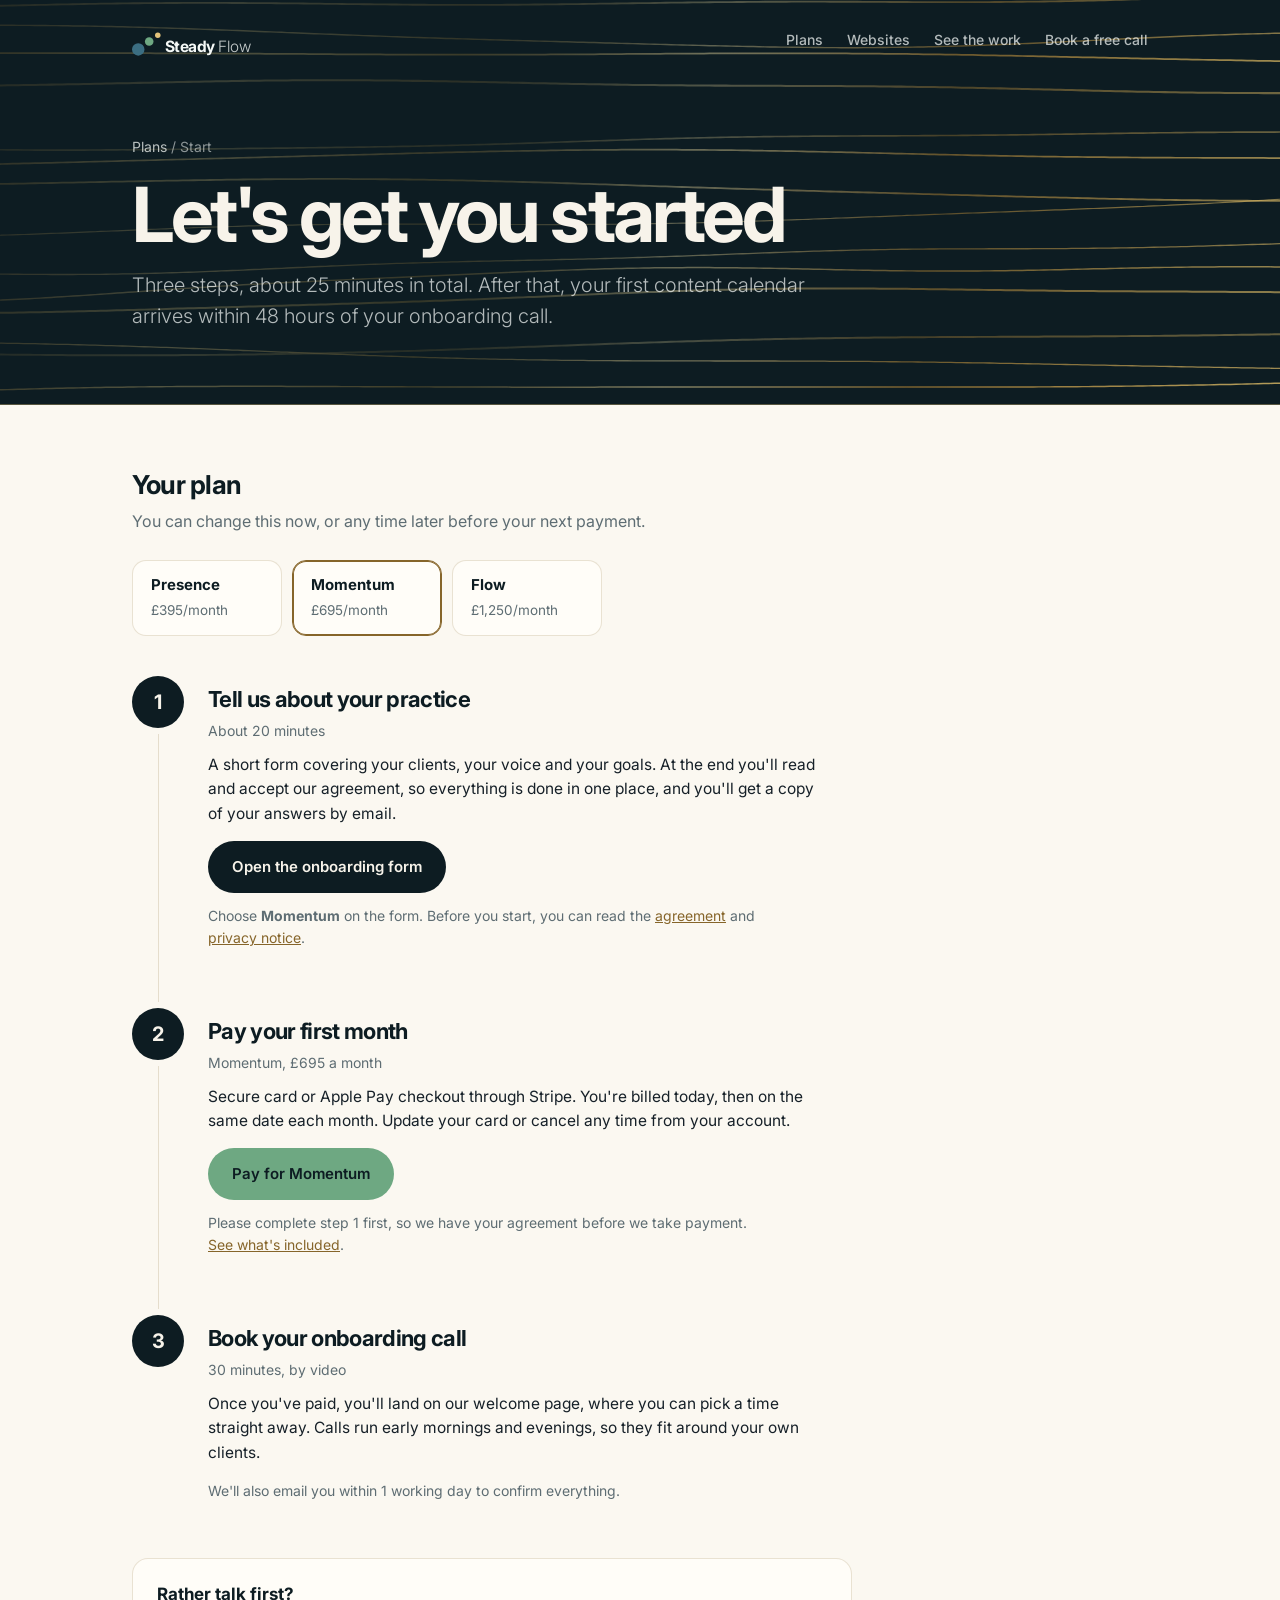
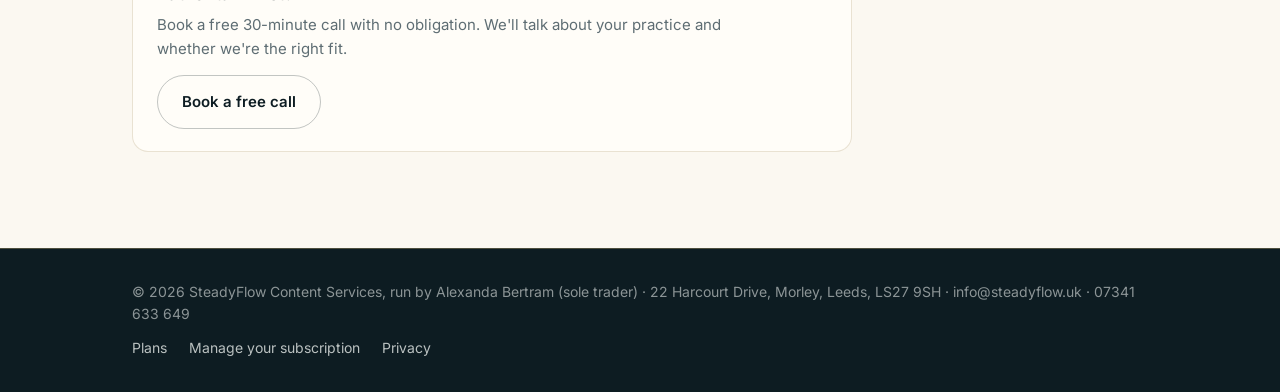
<file: start.html>
<!DOCTYPE html>
<html lang="en-GB">
<head>
<meta charset="UTF-8">
<meta name="viewport" content="width=device-width, initial-scale=1.0">
<link rel="icon" href="favicon.ico" sizes="48x48">
<link rel="icon" href="favicon.svg" type="image/svg+xml">
<link rel="apple-touch-icon" href="apple-touch-icon.png">
<link rel="manifest" href="site.webmanifest">
<meta name="theme-color" content="#0D1C22">
<title>Start your plan | SteadyFlow</title>
<meta name="description" content="Three steps to start working with SteadyFlow: complete onboarding, pay your first month, and book your onboarding call.">
<meta property="og:type" content="website">
<meta property="og:site_name" content="SteadyFlow">
<meta property="og:title" content="Start your plan | SteadyFlow">
<meta property="og:description" content="Three steps to start working with SteadyFlow: complete onboarding, pay your first month, and book your onboarding call.">
<meta property="og:url" content="https://steadyflow.uk/start.html">
<meta property="og:image" content="https://steadyflow.uk/og-image.png">
<meta name="twitter:card" content="summary_large_image">
<link rel="canonical" href="https://steadyflow.uk/start.html">
<link rel="preconnect" href="https://fonts.googleapis.com">
<link rel="preconnect" href="https://fonts.gstatic.com" crossorigin>
<link href="https://fonts.googleapis.com/css2?family=Inter:wght@300;400;500;600;700&display=swap" rel="stylesheet">
<link rel="stylesheet" href="sf.css">
</head>
<body>
<header class="band">
  <svg class="topo" data-seed="5113" aria-hidden="true"></svg>
  <div class="bar">
    <a class="home" href="index.html"><svg viewBox="0 0 192 46" width="150" height="36" role="img" aria-label="SteadyFlow" xmlns="http://www.w3.org/2000/svg"><circle cx="8" cy="35" r="8" fill="#3B6E82"/><circle cx="22" cy="25" r="5.5" fill="#6EA882"/><circle cx="33" cy="17" r="3.5" fill="#E2C27A"/><text x="42" y="38" font-family="Inter,-apple-system,sans-serif" font-size="20" fill="#F4F8F6"><tspan font-weight="700" letter-spacing="-0.03em">Steady</tspan><tspan font-weight="300" dx="4" opacity=".8">Flow</tspan></text></svg></a>
    <nav aria-label="Main">
      <a class="hide-sm" href="index.html#pricing">Plans</a>
      <a class="hide-sm" href="index.html#websites">Websites</a>
      <a class="hide-sm" href="index.html#showcase">See the work</a>
      <a href="mailto:info@steadyflow.uk?subject=Booking%20a%20free%20call" data-link="booking">Book a free call</a>
    </nav>
  </div>
  <div class="band-body">
    <p class="crumb"><a href="index.html#pricing">Plans</a> / Start</p>
    <h1>Let's get you started</h1>
    <p class="lede">Three steps, about 25 minutes in total. After that, your first content calendar arrives within 48 hours of your onboarding call.</p>
  </div>
</header>

<main class="page single">
  <div class="main">
    <h2>Your plan</h2>
    <p class="sub">You can change this now, or any time later before your next payment.</p>
    <form class="picker" data-plan-picker data-default="momentum" onsubmit="return false">
      <input type="radio" name="plan" id="p-presence" value="presence"><label for="p-presence"><b>Presence</b><span>£395/month</span></label>
      <input type="radio" name="plan" id="p-momentum" value="momentum"><label for="p-momentum"><b>Momentum</b><span>£695/month</span></label>
      <input type="radio" name="plan" id="p-flow" value="flow"><label for="p-flow"><b>Flow</b><span>£1,250/month</span></label>
    </form>

    <ol class="path">
      <li data-step="1">
        <h2>Tell us about your practice</h2>
        <p class="meta">About 20 minutes</p>
        <p>A short form covering your clients, your voice and your goals. At the end you'll read and accept our agreement, so everything is done in one place, and you'll get a copy of your answers by email.</p>
        <a class="btn btn-dark" href="mailto:info@steadyflow.uk?subject=Onboarding%20form" data-link="onboarding">Open the onboarding form</a>
        <p class="small">Choose <b data-plan-name>Momentum</b> on the form. Before you start, you can read the <a href="#" data-link="docs.agreement">agreement</a> and <a href="#" data-link="docs.privacy">privacy notice</a>.</p>
      </li>
      <li data-step="2">
        <h2>Pay your first month</h2>
        <p class="meta"><span data-plan-name>Momentum</span>, <span data-plan-price>£695</span> a month</p>
        <p>Secure card or Apple Pay checkout through Stripe. You're billed today, then on the same date each month. Update your card or cancel any time from your account.</p>
        <a class="btn btn-primary" href="mailto:info@steadyflow.uk" data-pay-button data-same-tab><span>Pay for <span data-plan-name>Momentum</span></span></a>
        <p class="small">Please complete step 1 first, so we have your agreement before we take payment. <a href="momentum.html" data-plan-href>See what's included</a>.</p>
      </li>
      <li data-step="3">
        <h2>Book your onboarding call</h2>
        <p class="meta">30 minutes, by video</p>
        <p>Once you've paid, you'll land on our welcome page, where you can pick a time straight away. Calls run early mornings and evenings, so they fit around your own clients.</p>
        <p class="small">We'll also email you within 1 working day to confirm everything.</p>
      </li>
    </ol>

    <div class="callout">
      <h3>Rather talk first?</h3>
      <p>Book a free 30-minute call with no obligation. We'll talk about your practice and whether we're the right fit.</p>
      <a class="btn btn-line" href="mailto:info@steadyflow.uk?subject=Booking%20a%20free%20call" data-link="booking">Book a free call</a>
    </div>
  </div>
</main>
<footer class="foot">
  <div class="in">
    <span>© 2026 SteadyFlow Content Services, run by Alexanda Bertram (sole trader) · 22 Harcourt Drive, Morley, Leeds, LS27 9SH · info@steadyflow.uk · 07341 633 649</span>
    <nav aria-label="Footer">
      <a href="index.html#pricing">Plans</a>
      <a href="mailto:info@steadyflow.uk?subject=Managing%20my%20subscription" data-link="portal">Manage your subscription</a>
      <a href="privacy.html">Privacy</a>
    </nav>
  </div>
</footer>
<script src="links.js"></script>
<script src="sf.js"></script>
</body>
</html>
</file>
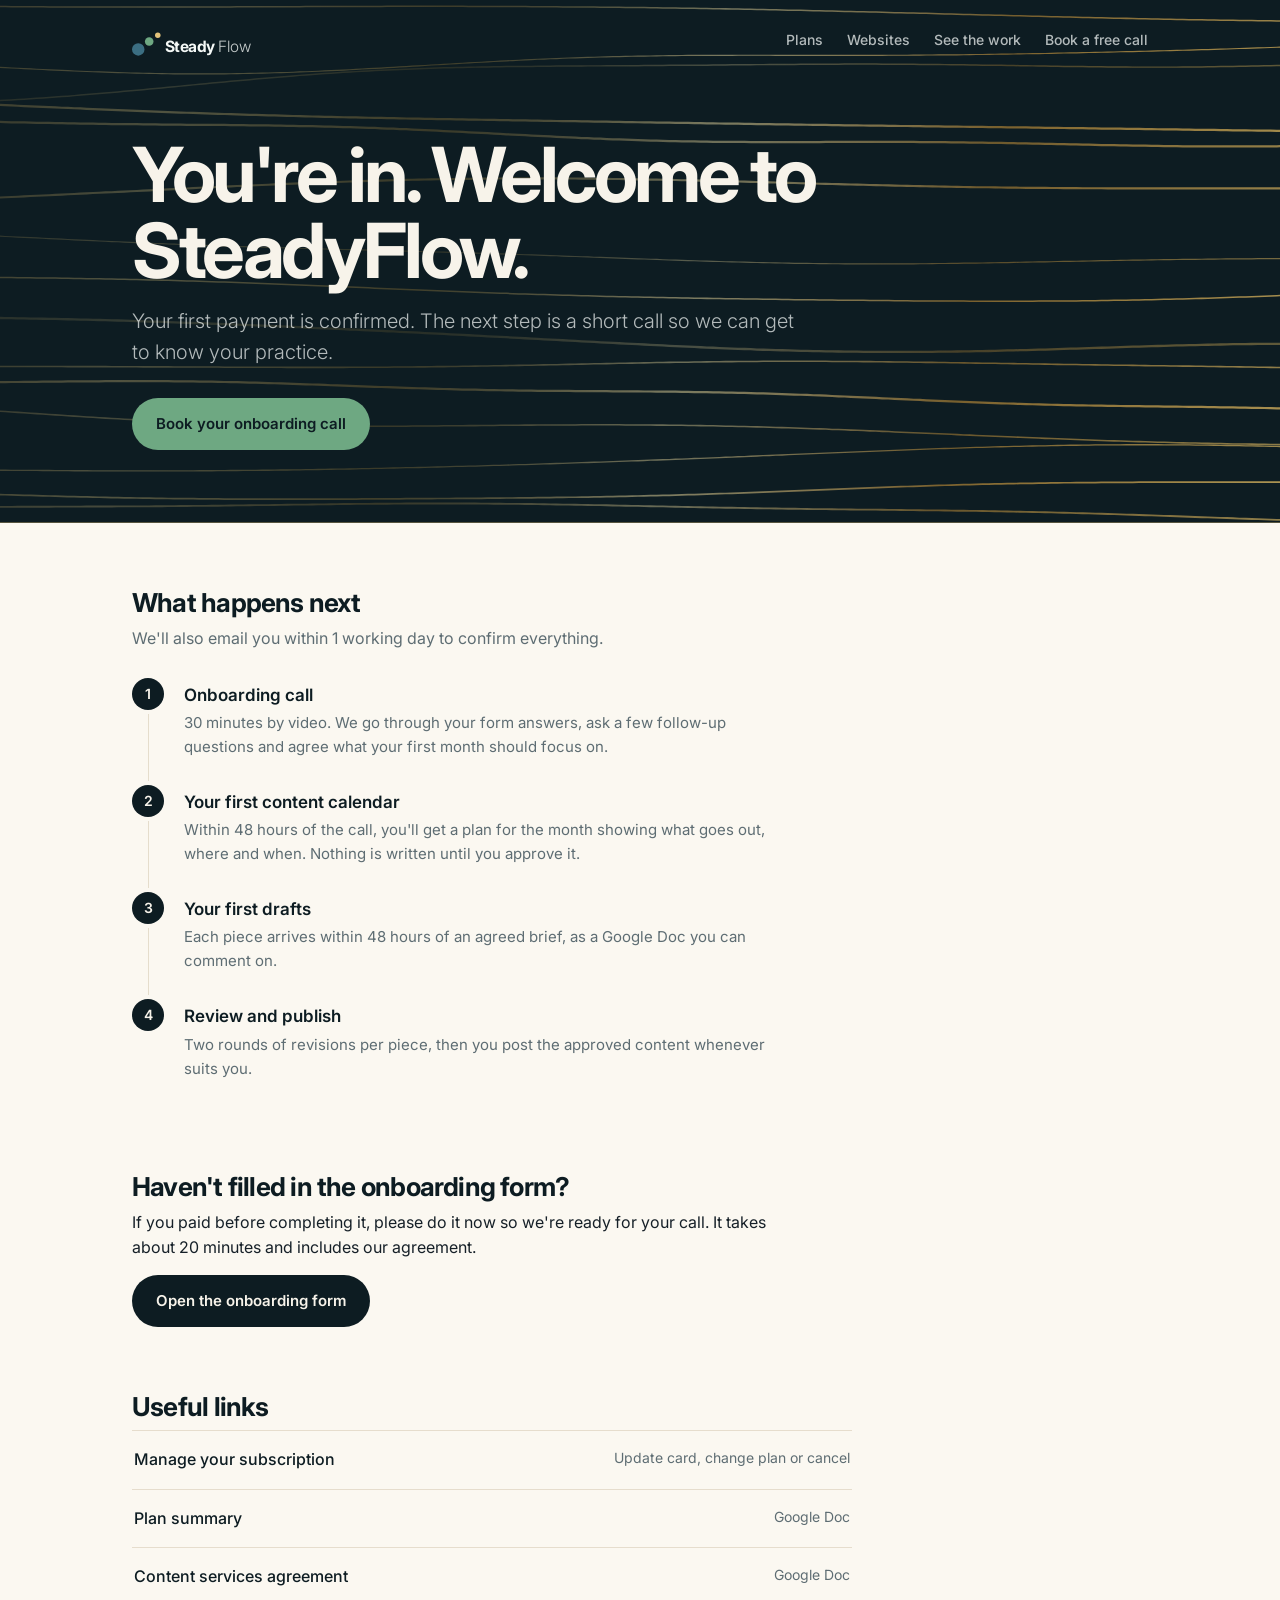
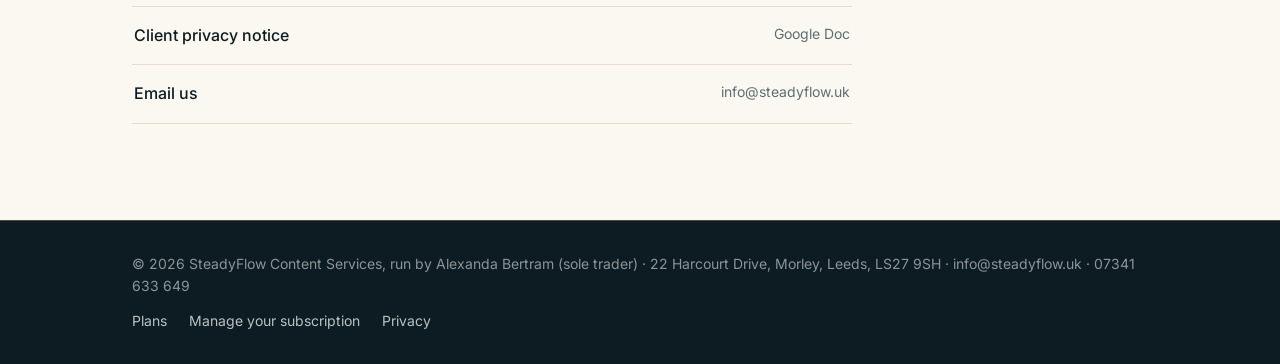
<file: welcome.html>
<!DOCTYPE html>
<html lang="en-GB">
<head>
<meta charset="UTF-8">
<meta name="viewport" content="width=device-width, initial-scale=1.0">
<link rel="icon" href="favicon.ico" sizes="48x48">
<link rel="icon" href="favicon.svg" type="image/svg+xml">
<link rel="apple-touch-icon" href="apple-touch-icon.png">
<link rel="manifest" href="site.webmanifest">
<meta name="theme-color" content="#0D1C22">
<meta name="robots" content="noindex">
<title>Welcome to SteadyFlow</title>
<meta name="description" content="Your payment is confirmed. Book your onboarding call and see what happens next.">
<meta property="og:type" content="website">
<meta property="og:site_name" content="SteadyFlow">
<meta property="og:title" content="Welcome to SteadyFlow">
<meta property="og:description" content="Your payment is confirmed. Book your onboarding call and see what happens next.">
<meta property="og:url" content="https://steadyflow.uk/welcome.html">
<meta property="og:image" content="https://steadyflow.uk/og-image.png">
<meta name="twitter:card" content="summary_large_image">
<link rel="canonical" href="https://steadyflow.uk/welcome.html">
<link rel="preconnect" href="https://fonts.googleapis.com">
<link rel="preconnect" href="https://fonts.gstatic.com" crossorigin>
<link href="https://fonts.googleapis.com/css2?family=Inter:wght@300;400;500;600;700&display=swap" rel="stylesheet">
<link rel="stylesheet" href="sf.css">
</head>
<body>
<header class="band">
  <svg class="topo" data-seed="7731" aria-hidden="true"></svg>
  <div class="bar">
    <a class="home" href="index.html"><svg viewBox="0 0 192 46" width="150" height="36" role="img" aria-label="SteadyFlow" xmlns="http://www.w3.org/2000/svg"><circle cx="8" cy="35" r="8" fill="#3B6E82"/><circle cx="22" cy="25" r="5.5" fill="#6EA882"/><circle cx="33" cy="17" r="3.5" fill="#E2C27A"/><text x="42" y="38" font-family="Inter,-apple-system,sans-serif" font-size="20" fill="#F4F8F6"><tspan font-weight="700" letter-spacing="-0.03em">Steady</tspan><tspan font-weight="300" dx="4" opacity=".8">Flow</tspan></text></svg></a>
    <nav aria-label="Main">
      <a class="hide-sm" href="index.html#pricing">Plans</a>
      <a class="hide-sm" href="index.html#websites">Websites</a>
      <a class="hide-sm" href="index.html#showcase">See the work</a>
      <a href="mailto:info@steadyflow.uk?subject=Booking%20a%20free%20call" data-link="booking">Book a free call</a>
    </nav>
  </div>
  <div class="band-body">
    <h1>You're in. Welcome to SteadyFlow.</h1>
    <p class="lede">Your first payment is confirmed. The next step is a short call so we can get to know your practice.</p>
    <div style="margin-top:30px"><a class="btn btn-primary" href="mailto:info@steadyflow.uk?subject=Booking%20my%20onboarding%20call" data-link="booking">Book your onboarding call</a></div>
  </div>
</header>

<main class="page single">
  <div class="main">
    <section aria-labelledby="next">
      <h2 id="next">What happens next</h2>
      <p class="sub">We'll also email you within 1 working day to confirm everything.</p>
      <ol class="seq">
        <li><h3>Onboarding call</h3><p>30 minutes by video. We go through your form answers, ask a few follow-up questions and agree what your first month should focus on.</p></li>
        <li><h3>Your first content calendar</h3><p>Within 48 hours of the call, you'll get a plan for the month showing what goes out, where and when. Nothing is written until you approve it.</p></li>
        <li><h3>Your first drafts</h3><p>Each piece arrives within 48 hours of an agreed brief, as a Google Doc you can comment on.</p></li>
        <li><h3>Review and publish</h3><p>Two rounds of revisions per piece, then you post the approved content whenever suits you.</p></li>
      </ol>
    </section>

    <section aria-labelledby="check">
      <h2 id="check">Haven't filled in the onboarding form?</h2>
      <p>If you paid before completing it, please do it now so we're ready for your call. It takes about 20 minutes and includes our agreement.</p>
      <p style="margin-top:14px"><a class="btn btn-dark" href="mailto:info@steadyflow.uk?subject=Onboarding%20form" data-link="onboarding">Open the onboarding form</a></p>
    </section>

    <section aria-labelledby="handy">
      <h2 id="handy">Useful links</h2>
      <ul class="docs">
        <li><a href="mailto:info@steadyflow.uk?subject=Managing%20my%20subscription" data-link="portal">Manage your subscription <span>Update card, change plan or cancel</span></a></li>
        <li><a href="#" data-link="docs.plan">Plan summary <span>Google Doc</span></a></li>
        <li><a href="#" data-link="docs.agreement">Content services agreement <span>Google Doc</span></a></li>
        <li><a href="#" data-link="docs.privacy">Client privacy notice <span>Google Doc</span></a></li>
        <li><a href="mailto:info@steadyflow.uk">Email us <span>info@steadyflow.uk</span></a></li>
      </ul>
    </section>
  </div>
</main>
<footer class="foot">
  <div class="in">
    <span>© 2026 SteadyFlow Content Services, run by Alexanda Bertram (sole trader) · 22 Harcourt Drive, Morley, Leeds, LS27 9SH · info@steadyflow.uk · 07341 633 649</span>
    <nav aria-label="Footer">
      <a href="index.html#pricing">Plans</a>
      <a href="mailto:info@steadyflow.uk?subject=Managing%20my%20subscription" data-link="portal">Manage your subscription</a>
      <a href="privacy.html">Privacy</a>
    </nav>
  </div>
</footer>
<script src="links.js"></script>
<script src="sf.js"></script>
</body>
</html>
</file>
<file: sf.css>
/* SteadyFlow — shared styles for plan, start and welcome pages */
*, *::before, *::after { margin:0; padding:0; box-sizing:border-box; }
:root {
  --dark:#0D1C22; --primary:#3B6E82; --accent:#6EA882;
  --light:#F7F3EA; --cream:#F3ECDF; --ink:#162028; --muted:#5E6D73;
  --paper:#FBF8F1; --card:#FFFDF8; --gold:#E2C27A; --gold-deep:#86652A;
  --bullion:linear-gradient(100deg,#9C7733 0%,#E9CF85 24%,#B8913F 46%,#F4E3A6 63%,#A98234 82%,#DDBB66 100%);
  --bullion-deep:linear-gradient(100deg,#6E5220 0%,#A7833A 30%,#7A5B24 55%,#B8944A 78%,#6E5220 100%);
  --line:rgba(134,101,42,.18);
}
html { scroll-behavior:smooth; }
body { font-family:'Inter',-apple-system,BlinkMacSystemFont,sans-serif; background:var(--paper); color:var(--ink); -webkit-font-smoothing:antialiased; line-height:1.6; }
a { color:var(--gold-deep); }
a:focus-visible, button:focus-visible, input:focus-visible + label { outline:2px solid var(--accent); outline-offset:3px; border-radius:6px; }

/* Header band */
.band { position:relative; overflow:hidden; background:var(--dark); color:var(--light); border-bottom:1px solid rgba(226,194,122,.35); }
.band .topo { -webkit-mask-image:linear-gradient(100deg, rgba(0,0,0,.4) 0%, rgba(0,0,0,.4) 40%, #000 80%); mask-image:linear-gradient(100deg, rgba(0,0,0,.4) 0%, rgba(0,0,0,.4) 40%, #000 80%); }
.band .topo { position:absolute; inset:0; width:100%; height:100%; pointer-events:none; }
.bar { position:relative; z-index:2; max-width:1080px; margin:0 auto; padding:22px 32px; display:flex; align-items:center; justify-content:space-between; gap:20px; }
.bar a.home { display:inline-flex; }
.bar nav { display:flex; gap:24px; align-items:center; }
.bar nav a { color:rgba(244,248,246,.72); text-decoration:none; font-size:14px; font-weight:500; }
.bar nav a:hover { color:var(--light); }
.band-body { position:relative; z-index:2; max-width:1080px; margin:0 auto; padding:56px 32px 72px; }
.crumb { font-size:14px; color:rgba(244,248,246,.55); margin-bottom:18px; }
.crumb a { color:rgba(244,248,246,.75); text-decoration:none; }
.crumb a:hover { color:var(--light); text-decoration:underline; }
.band h1 { font-size:clamp(40px,7vw,76px); font-weight:700; letter-spacing:-.045em; line-height:1; }
.band .lede { font-size:clamp(17px,2vw,20px); font-weight:300; color:rgba(244,248,246,.72); max-width:34em; margin-top:18px; line-height:1.55; }
.price-line { display:flex; align-items:baseline; gap:10px; margin-top:26px; }
.price-line .amt { font-size:34px; font-weight:700; letter-spacing:-.03em; background:var(--bullion); -webkit-background-clip:text; background-clip:text; color:transparent; }
@keyframes goldSweep { from { background-position:100% 0; } to { background-position:0 0; } }
.price-line .amt, .ledger .qty { background-size:220% 100%; background-position:0 0; animation:goldSweep 2.6s cubic-bezier(.3,.6,.2,1) .5s both; }
.price-line .per { font-size:15px; color:rgba(244,248,246,.6); }

/* Layout */
.page { max-width:1080px; margin:0 auto; padding:64px 32px 96px; display:grid; grid-template-columns:minmax(0,1fr) 320px; gap:56px; align-items:start; }
.page.single { grid-template-columns:minmax(0,720px); }
.main > section + section { margin-top:64px; }
h2 { font-size:26px; font-weight:700; letter-spacing:-.03em; color:var(--dark); margin-bottom:8px; line-height:1.2; }
.sub { color:var(--muted); font-size:16px; max-width:38em; margin-bottom:26px; }
p { max-width:40em; }

/* Deliverables ledger: the quantity is the point, so it leads */
.ledger { list-style:none; border-top:1px solid var(--line); }
.ledger li { display:grid; grid-template-columns:72px minmax(0,1fr); gap:20px; padding:22px 0; border-bottom:1px solid var(--line); }
.ledger .qty { font-size:40px; font-weight:700; letter-spacing:-.05em; line-height:1; text-align:right; font-variant-numeric:tabular-nums; background:var(--bullion-deep); -webkit-background-clip:text; background-clip:text; color:transparent; }
.ledger .qty.word { font-size:15px; font-weight:600; letter-spacing:0; padding-top:6px; }
.ledger h3 { font-size:17px; font-weight:600; color:var(--dark); letter-spacing:-.01em; margin-bottom:4px; }
.ledger p { font-size:15px; color:var(--muted); }

/* Month sequence */
.seq { list-style:none; counter-reset:s; display:grid; gap:0; }
.seq li { counter-increment:s; position:relative; padding:0 0 26px 52px; }
.seq li::before { content:counter(s); position:absolute; left:0; top:0; width:32px; height:32px; border-radius:50%; background:var(--dark); color:var(--light); font-size:14px; font-weight:600; display:flex; align-items:center; justify-content:center; }
.seq li::after { content:''; position:absolute; left:15.5px; top:36px; bottom:4px; width:1px; background:var(--line); }
.seq li:last-child::after { display:none; }
.seq h3 { font-size:17px; font-weight:600; color:var(--dark); margin-bottom:2px; padding-top:4px; }
.seq p { font-size:15px; color:var(--muted); }

/* Good to know */
.facts { list-style:none; display:grid; grid-template-columns:1fr 1fr; gap:14px 32px; }
.facts li { font-size:15px; color:var(--ink); padding-left:18px; position:relative; }
.facts li::before { content:''; position:absolute; left:0; top:.62em; width:7px; height:7px; border-radius:50%; background:var(--accent); }

/* Documents */
.docs { list-style:none; border-top:1px solid var(--line); }
.docs li { border-bottom:1px solid var(--line); }
.docs a { display:flex; justify-content:space-between; gap:16px; padding:16px 2px; text-decoration:none; color:var(--dark); font-weight:500; }
.docs a span { color:var(--muted); font-weight:400; font-size:14px; }
.docs a:hover { color:var(--gold-deep); }

/* Aside card */
.aside { position:sticky; top:24px; background:var(--card); border:1px solid var(--line); border-radius:18px; padding:28px; overflow:hidden; }
.aside::before { content:''; position:absolute; left:0; right:0; top:0; height:3px; background:var(--bullion); }
.aside .plan { font-size:15px; font-weight:600; color:var(--gold-deep); }
.aside .amt { font-size:38px; font-weight:700; letter-spacing:-.04em; color:var(--dark); line-height:1.1; }
.aside .amt small { font-size:15px; font-weight:400; color:var(--muted); letter-spacing:0; }
.aside .note { font-size:13.5px; color:var(--muted); margin:6px 0 22px; }
.aside .or { font-size:13.5px; color:var(--muted); margin:18px 0 10px; }
.aside hr { border:0; border-top:1px solid var(--line); margin:22px 0 16px; }
.aside .other { font-size:14px; }
.aside .other a { display:block; padding:4px 0; }

/* Buttons */
.btn { display:inline-flex; align-items:center; justify-content:center; gap:8px; font-family:inherit; font-size:15px; font-weight:600; padding:14px 24px; border-radius:100px; text-decoration:none; border:0; cursor:pointer; transition:background .15s, border-color .15s; }
.btn-primary { background:var(--accent); color:var(--dark); }
.btn-primary:hover { background:#7ec896; }
.btn-dark { background:var(--dark); color:var(--light); }
.btn-dark:hover { background:#1b323b; }
.btn-line { background:transparent; color:var(--dark); border:1px solid rgba(13,28,34,.25); }
.btn-line:hover { border-color:var(--dark); }
.btn-block { width:100%; }

/* Start page: the path */
.picker { display:flex; flex-wrap:wrap; gap:10px; margin:6px 0 40px; }
.picker input { position:absolute; opacity:0; pointer-events:none; }
.picker label { cursor:pointer; border:1px solid var(--line); background:var(--card); border-radius:14px; padding:12px 18px; min-width:150px; }
.picker label b { display:block; font-size:15px; color:var(--dark); }
.picker label span { font-size:13.5px; color:var(--muted); }
.picker input:checked + label { border-color:var(--gold-deep); box-shadow:0 0 0 1px var(--gold-deep) inset; background:var(--card); }
.path { list-style:none; position:relative; }
.path > li { position:relative; padding:0 0 44px 76px; }
.path > li::before { content:attr(data-step); position:absolute; left:0; top:0; width:52px; height:52px; border-radius:50%; background:var(--dark); color:var(--light); font-size:20px; font-weight:700; display:flex; align-items:center; justify-content:center; }
.path > li::after { content:''; position:absolute; left:25.5px; top:58px; bottom:6px; width:1px; background:var(--line); }
.path > li:last-child { padding-bottom:0; }
.path > li:last-child::after { display:none; }
.path h2 { font-size:22px; padding-top:10px; }
.path .meta { font-size:14px; color:var(--muted); margin-bottom:10px; }
.path p { font-size:15.5px; color:var(--ink); margin-bottom:14px; }
.path .small { font-size:14px; color:var(--muted); margin-top:12px; }
.callout { background:var(--card); border:1px solid var(--line); border-radius:16px; padding:22px 24px; margin-top:56px; }
.callout h3 { font-size:17px; color:var(--dark); margin-bottom:4px; }
.callout p { font-size:15px; color:var(--muted); margin-bottom:14px; }

/* Footer */
.foot { background:var(--dark); color:rgba(244,248,246,.55); font-size:14px; border-top:1px solid rgba(226,194,122,.30); }
.foot .in { max-width:1080px; margin:0 auto; padding:32px; display:flex; flex-wrap:wrap; gap:12px 28px; justify-content:space-between; }
.foot a { color:rgba(244,248,246,.75); text-decoration:none; }
.foot a:hover { color:var(--light); text-decoration:underline; }
.foot nav { display:flex; flex-wrap:wrap; gap:8px 22px; }

@media (max-width:900px) {
  .page { grid-template-columns:1fr; gap:40px; padding:44px 22px 72px; }
  .aside { position:static; order:-1; }
  .facts { grid-template-columns:1fr; }
  .bar { padding:18px 22px; }
  .bar nav a.hide-sm { display:none; }
  .band-body { padding:36px 22px 52px; }
}
@media (max-width:520px) {
  .ledger li { grid-template-columns:52px minmax(0,1fr); gap:14px; }
  .ledger .qty { font-size:32px; }
  .path > li { padding-left:64px; }
  .path > li::before { width:44px; height:44px; font-size:17px; }
  .path > li::after { left:21.5px; top:50px; }
  .picker label { min-width:0; flex:1 1 30%; padding:10px 12px; }
}
@media (prefers-reduced-motion:reduce) { html { scroll-behavior:auto; } .price-line .amt, .ledger .qty { animation:none; } }
</file>
